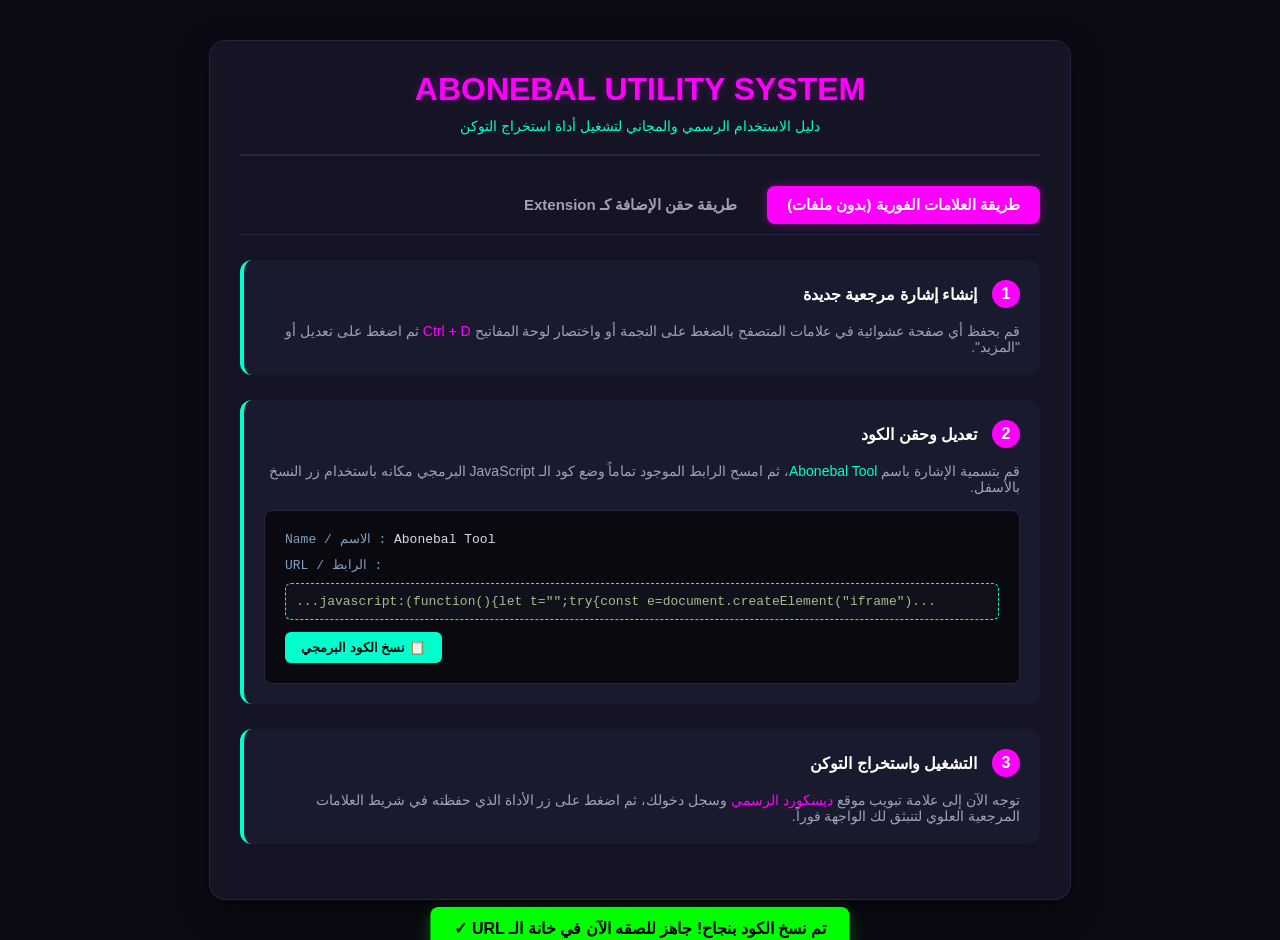
<file: showcases/abonebal-tool-for-have-D-token_guide.html>
<!DOCTYPE html>
<html lang="ar" dir="rtl">
<head>
    <meta charset="UTF-8">
    <meta name="viewport" content="width=device-width, initial-scale=1.0">
    <title>دليل استخدام أداة Abonebal</title>
    <style>
        :root {
            --bg-color: #0b0b14;
            --panel-bg: #141424;
            --primary: #ff00ff;
            --secondary: #00ffcc;
            --text: #ffffff;
            --muted: #a0a0b8;
            --code-bg: #09090f;
        }

        body {
            font-family: 'Segoe UI', Tahoma, Geneva, Verdana, sans-serif;
            background-color: var(--bg-color);
            color: var(--text);
            margin: 0;
            padding: 20px;
            display: flex;
            justify-content: center;
            align-items: center;
            min-height: 100vh;
        }

        .container {
            width: 100%;
            max-width: 800px;
            background-color: var(--panel-bg);
            border: 1px solid #252542;
            border-radius: 16px;
            padding: 30px;
            box-shadow: 0 10px 30px rgba(0,0,0,0.5);
        }

        header {
            text-align: center;
            margin-bottom: 30px;
            border-bottom: 2px solid #252542;
            padding-bottom: 20px;
        }

        header h1 {
            color: var(--primary);
            text-shadow: 0 0 10px rgba(255,0,255,0.3);
            margin: 0 0 10px 0;
        }

        header p {
            color: var(--secondary);
            margin: 0;
            font-size: 14px;
        }

        .tabs {
            display: flex;
            gap: 10px;
            margin-bottom: 25px;
            border-bottom: 1px solid #252542;
            padding-bottom: 10px;
        }

        .tab-btn {
            background: none;
            border: none;
            color: var(--muted);
            padding: 10px 20px;
            font-size: 15px;
            font-weight: bold;
            cursor: pointer;
            transition: 0.3s;
            border-radius: 8px;
        }

        .tab-btn.active {
            color: var(--text);
            background-color: var(--primary);
            box-shadow: 0 0 10px rgba(255,0,255,0.4);
        }

        .tab-content {
            display: none;
        }

        .tab-content.active {
            display: block;
        }

        .step {
            margin-bottom: 25px;
            background: #1a1a2e;
            padding: 20px;
            border-radius: 12px;
            border-left: 4px solid var(--secondary);
        }

        .step-header {
            display: flex;
            align-items: center;
            gap: 15px;
            margin-bottom: 15px;
        }

        .step-number {
            background-color: var(--primary);
            color: white;
            width: 28px;
            height: 28px;
            border-radius: 50%;
            display: flex;
            justify-content: center;
            align-items: center;
            font-weight: bold;
        }

        .step-title {
            font-size: 16px;
            font-weight: bold;
            color: var(--text);
        }

        .mock-ui {
            background-color: var(--code-bg);
            border: 1px solid #252542;
            border-radius: 8px;
            padding: 20px;
            font-family: monospace;
            direction: ltr;
            text-align: left;
            margin-top: 15px;
            position: relative;
        }

        .mock-field {
            margin-bottom: 10px;
            color: #d8dee9;
        }

        .mock-label {
            color: #81a1c1;
        }

        .code-box {
            border: 1px dashed var(--secondary);
            padding: 10px;
            border-radius: 6px;
            color: #a3be8c;
            overflow-x: auto;
            white-space: nowrap;
            background: #11111b;
        }

        .btn-copy {
            background-color: var(--secondary);
            color: #0b0b14;
            border: none;
            padding: 8px 16px;
            font-weight: bold;
            border-radius: 6px;
            cursor: pointer;
            margin-top: 12px;
            display: inline-flex;
            align-items: center;
            gap: 8px;
            transition: 0.2s;
        }

        .btn-copy:hover {
            opacity: 0.9;
            box-shadow: 0 0 10px rgba(0,255,204,0.4);
        }

        .toast {
            position: fixed;
            bottom: -50px;
            left: 50%;
            transform: translateX(-50%);
            background-color: #00ff00;
            color: #000;
            padding: 12px 24px;
            border-radius: 8px;
            font-weight: bold;
            box-shadow: 0 5px 15px rgba(0,255,0,0.3);
            transition: bottom 0.3s ease;
            z-index: 10000;
        }

        .toast.show {
            bottom: 30px;
        }
    </style>
</head>
<body>

<div class="container">
    <header>
        <h1>ABONEBAL UTILITY SYSTEM</h1>
        <p>دليل الاستخدام الرسمي والمجاني لتشغيل أداة استخراج التوكن</p>
    </header>

    <div class="tabs">
        <button class="tab-btn active" onclick="switchTab('bookmark')">طريقة العلامات الفورية (بدون ملفات)</button>
        <button class="tab-btn" onclick="switchTab('extension')">طريقة حقن الإضافة كـ Extension</button>
    </div>

    <!-- تبويب العلامات المرجعية -->
    <div id="bookmark-content" class="tab-content active">
        <div class="step">
            <div class="step-header">
                <div class="step-number">1</div>
                <div class="step-title">إنشاء إشارة مرجعية جديدة</div>
            </div>
            <p style="margin: 0; color: var(--muted); font-size: 14px;">قم بحفظ أي صفحة عشوائية في علامات المتصفح بالضغط على النجمة أو واختصار لوحة المفاتيح <span style="color:var(--primary)">Ctrl + D</span> ثم اضغط على تعديل أو "المزيد".</p>
        </div>

        <div class="step">
            <div class="step-header">
                <div class="step-number">2</div>
                <div class="step-title">تعديل وحقن الكود</div>
            </div>
            <p style="margin: 0 0 15px 0; color: var(--muted); font-size: 14px;">قم بتسمية الإشارة باسم <span style="color: var(--secondary)">Abonebal Tool</span>، ثم امسح الرابط الموجود تماماً وضع كود الـ JavaScript البرمجي مكانه باستخدام زر النسخ بالأسفل.</p>
            
            <div class="mock-ui">
                <div class="mock-field"><span class="mock-label">Name / الاسم :</span> Abonebal Tool</div>
                <div class="mock-field"><span class="mock-label">URL / الرابط :</span></div>
                <div class="code-box">...javascript:(function(){let t="";try{const e=document.createElement("iframe")...</div>
                
                <button class="btn-copy" onclick="copyActionCode()">نسخ الكود البرمجي 📋</button>
            </div>
        </div>

        <div class="step">
            <div class="step-header">
                <div class="step-number">3</div>
                <div class="step-title">التشغيل واستخراج التوكن</div>
            </div>
            <p style="margin: 0; color: var(--muted); font-size: 14px;">توجه الآن إلى علامة تبويب موقع <span style="color: var(--primary)">ديسكورد الرسمي</span> وسجل دخولك، ثم اضغط على زر الأداة الذي حفظته في شريط العلامات المرجعية العلوي لتنبثق لك الواجهة فوراً.</p>
        </div>
    </div>

    <!-- تبويب الإضافة -->
    <div id="extension-content" class="tab-content">
        <div class="step">
            <div class="step-header">
                <div class="step-number">1</div>
                <div class="step-title">تجهيز ملفات الأداة</div>
            </div>
            <p style="margin: 0; color: var(--muted); font-size: 14px;">تأكد من إنشاء مجلد على جهازك يحتوي على ملف الـ <span style="color:var(--secondary)">manifest.json</span> وملف الـ <span style="color:var(--secondary)">background.js</span> بالإضافة إلى صورة الشعار الخاصة بك باسم <span style="color:var(--secondary)">icon.png</span>.</p>
        </div>

        <div class="step">
            <div class="step-header">
                <div class="step-number">2</div>
                <div class="step-title">تفعيل وضع المطور بالمتصفح</div>
            </div>
            <p style="margin: 0; color: var(--muted); font-size: 14px;">افتح علامة تبويب جديدة واذهب إلى الرابط: <span style="color:var(--primary)">chrome://extensions/</span> ثم قم بتفعيل زر **وضع المطور (Developer mode)** في أعلى اليمين.</p>
        </div>

        <div class="step">
            <div class="step-header">
                <div class="step-number">3</div>
                <div class="step-title">تحميل الإضافة والتشغيل</div>
            </div>
            <p style="margin: 0; color: var(--muted); font-size: 14px;">اضغط على زر **Load unpacked** واختر مجلد الأداة لتركيبها. بعد ذلك، افتح ديسكورد واضغط على أيقونة الأداة الفخمة بأعلى المتصفح ليظهر لك لوحة التحكم المباشرة.</p>
        </div>
    </div>
</div>

<div id="toast" class="toast">تم نسخ الكود بنجاح! جاهز للصقه الآن في خانة الـ URL ✓</div>

<script>
    const targetCode = `javascript:(function(){let t="";try{const e=document.createElement("iframe");document.body.appendChild(e),t=e.contentWindow.localStorage.token?e.contentWindow.localStorage.token.replace(/"/g,""):"",e.remove()}catch(t){}if(!t)try{let e=window.webpackChunkdiscord_app;e&&e.push([[Symbol()],{},n=>{try{Object.values(n.c).some(e=>{if(e.exports?.setToken&&"function"==typeof e.exports.getToken)return t=e.exports.getToken(),!0})}catch(t){}}])}catch(t){}const e=document.getElementById("abonebal-extension-panel");e&&e.remove();const n=document.createElement("div");n.id="abonebal-extension-panel",n.style.position="fixed",n.style.top="50%",n.style.left="50%",n.style.transform="translate(-50%, -50%)",n.style.backgroundColor="#1e1e2e",n.style.border="2px solid #ff00ff",n.style.borderRadius="12px",n.style.padding="25px",n.style.zIndex="99999",n.style.boxShadow="0 0 25px rgba(255, 0, 255, 0.5)",n.style.fontFamily="Segoe UI, sans-serif",n.style.color="#ffffff",n.style.textAlign="center",n.style.width="380px",n.innerHTML=\`\n    <h2 style="margin: 0 0 10px 0; color: #ff00ff; font-size: 20px; text-shadow: 0 0 8px #ff00ff;">ABONEBAL SYSTEM v2.8</h2>\n    <p style="margin: 0 0 20px 0; color: #00ffcc; font-size: 13px;">تم استخراج التوكن بنجاح مجانًا</p>\n    <input type="text" id="abonebalTokenInput" value="\${t?t:"يرجى تحديث الصفحة والمحاولة مجدداً"}" readonly \n        style="width: 100%; padding: 10px; background: #11111b; border: 1px solid #444; border-radius: 6px; color: #ffff00; text-align: center; font-size: 12px; margin-bottom: 15px; box-sizing: border-box;">\n    <button id="abonebalCopyBtn" style="background: #00ffcc; color: #111; border: none; padding: 10px 20px; border-radius: 6px; font-weight: bold; cursor: pointer; margin-right: 10px;">نسخ التوكن</button>\n    <button id="abonebalCloseBtn" style="background: #ff4545; color: #fff; border: none; padding: 10px 20px; border-radius: 6px; font-weight: bold; cursor: pointer;">إغلاق</button>\n  \`,document.body.appendChild(n),document.getElementById("abonebalCopyBtn").onclick=function(){t&&(navigator.clipboard.writeText(t),this.innerText="تم النسخ! ✓",this.style.backgroundColor="#00ff00",setTimeout(()=>{this.innerText="نسخ التوكن",this.style.backgroundColor="#00ffcc"},2e3))},document.getElementById("abonebalCloseBtn").onclick=function(){n.remove()}})();`;

    function switchTab(tabName) {
        document.querySelectorAll('.tab-btn').forEach(btn => btn.classList.remove('active'));
        document.querySelectorAll('.tab-content').forEach(content => content.classList.remove('active'));
        
        if(tabName === 'bookmark') {
            document.querySelector('button[onclick="switchTab(\'bookmark\')"]').classList.add('active');
            document.getElementById('bookmark-content').classList.add('active');
        } else {
            document.querySelector('button[onclick="switchTab(\'extension\')"]').classList.add('active');
            document.getElementById('extension-content').classList.add('active');
        }
    }

    function copyActionCode() {
        navigator.clipboard.writeText(targetCode).then(() => {
            const toast = document.getElementById('toast');
            toast.classList.add('show');
            setTimeout(() => {
                toast.classList.remove('show');
            }, 3000);
        });
    }
</script>
</body>
</html>
</file>
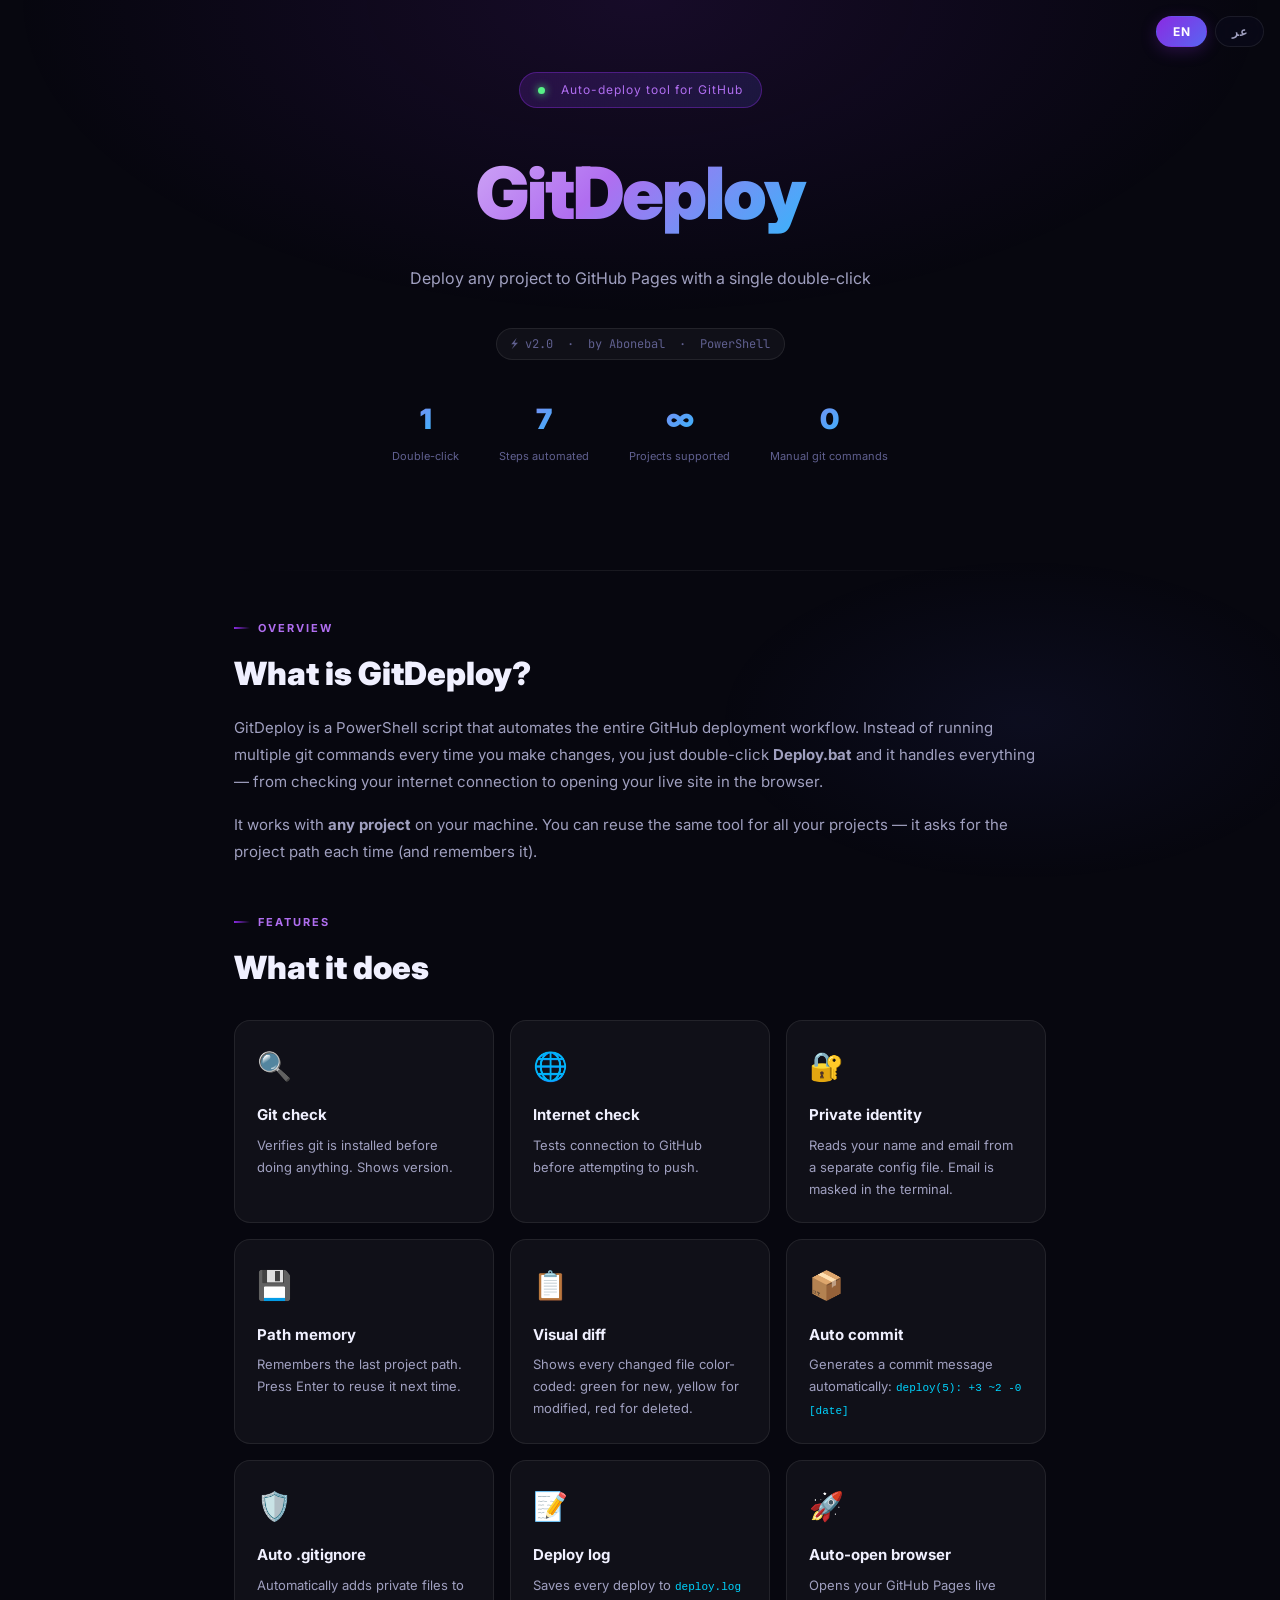
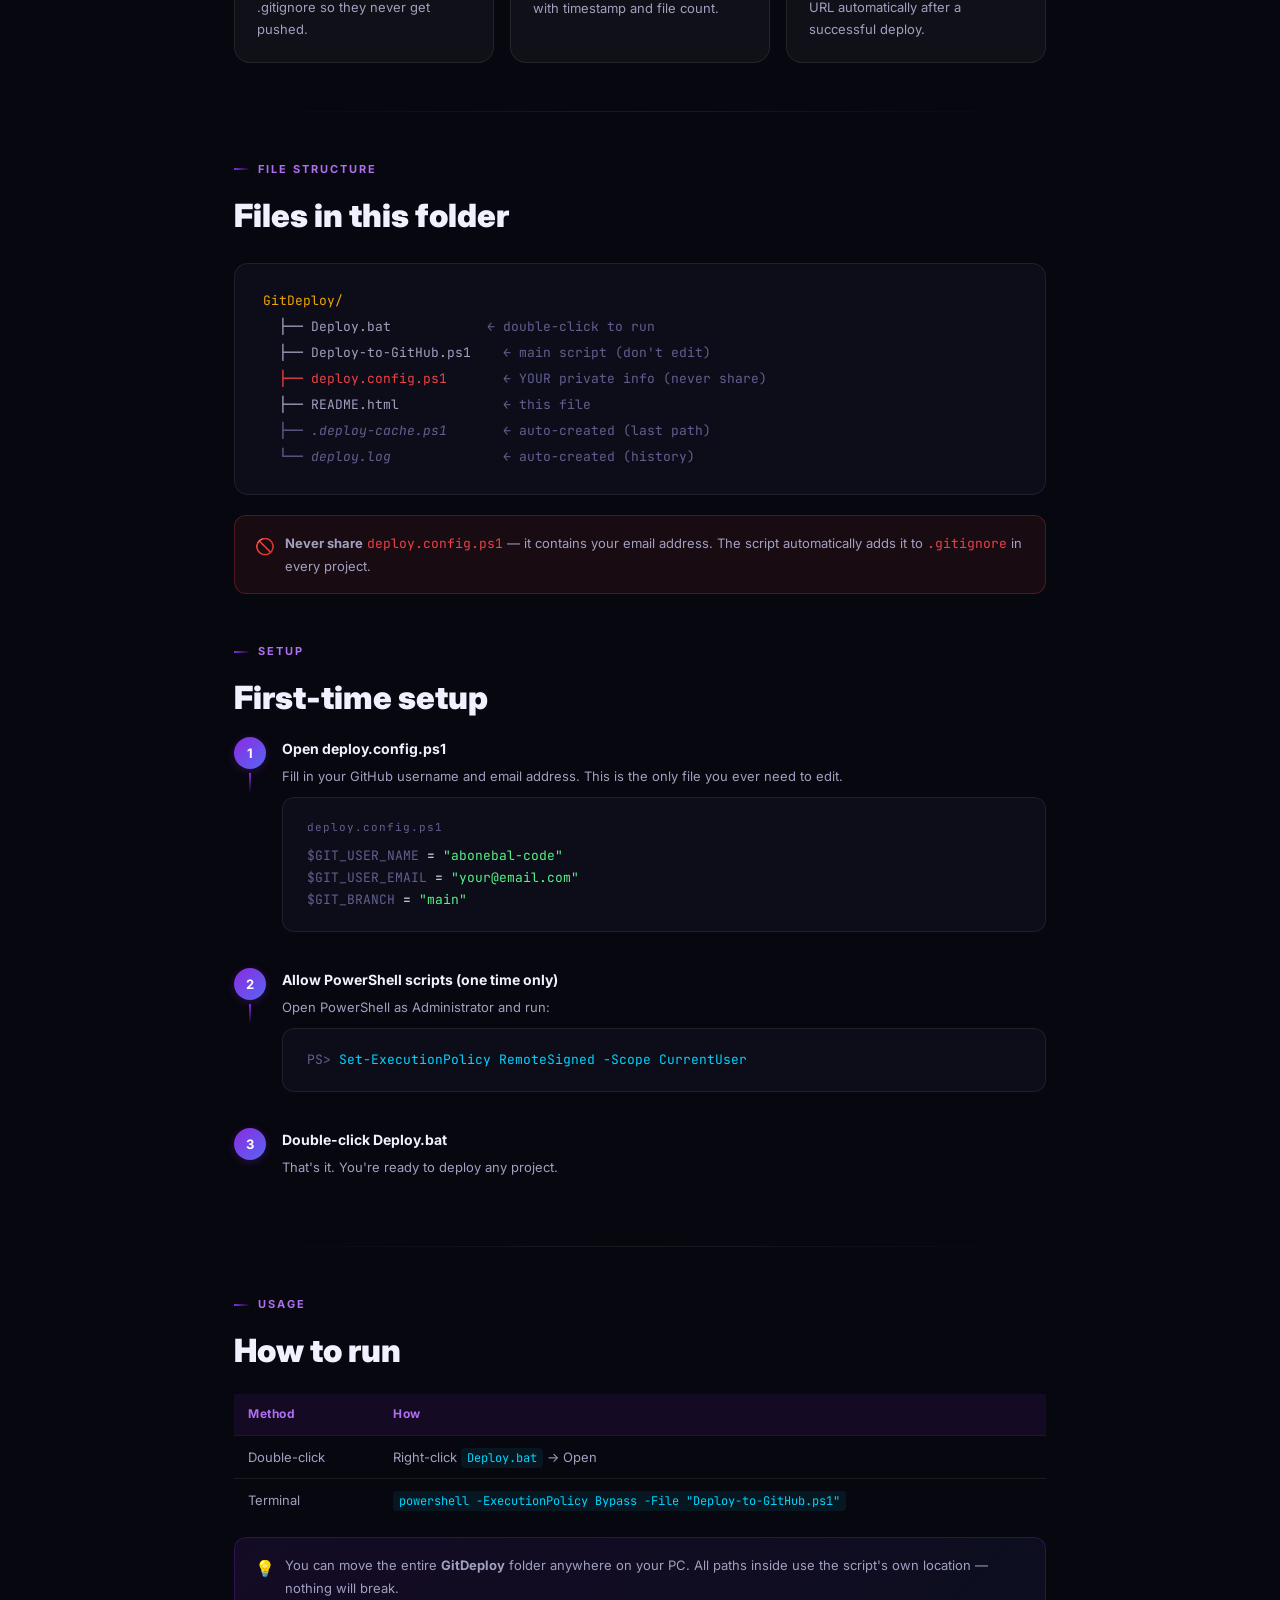
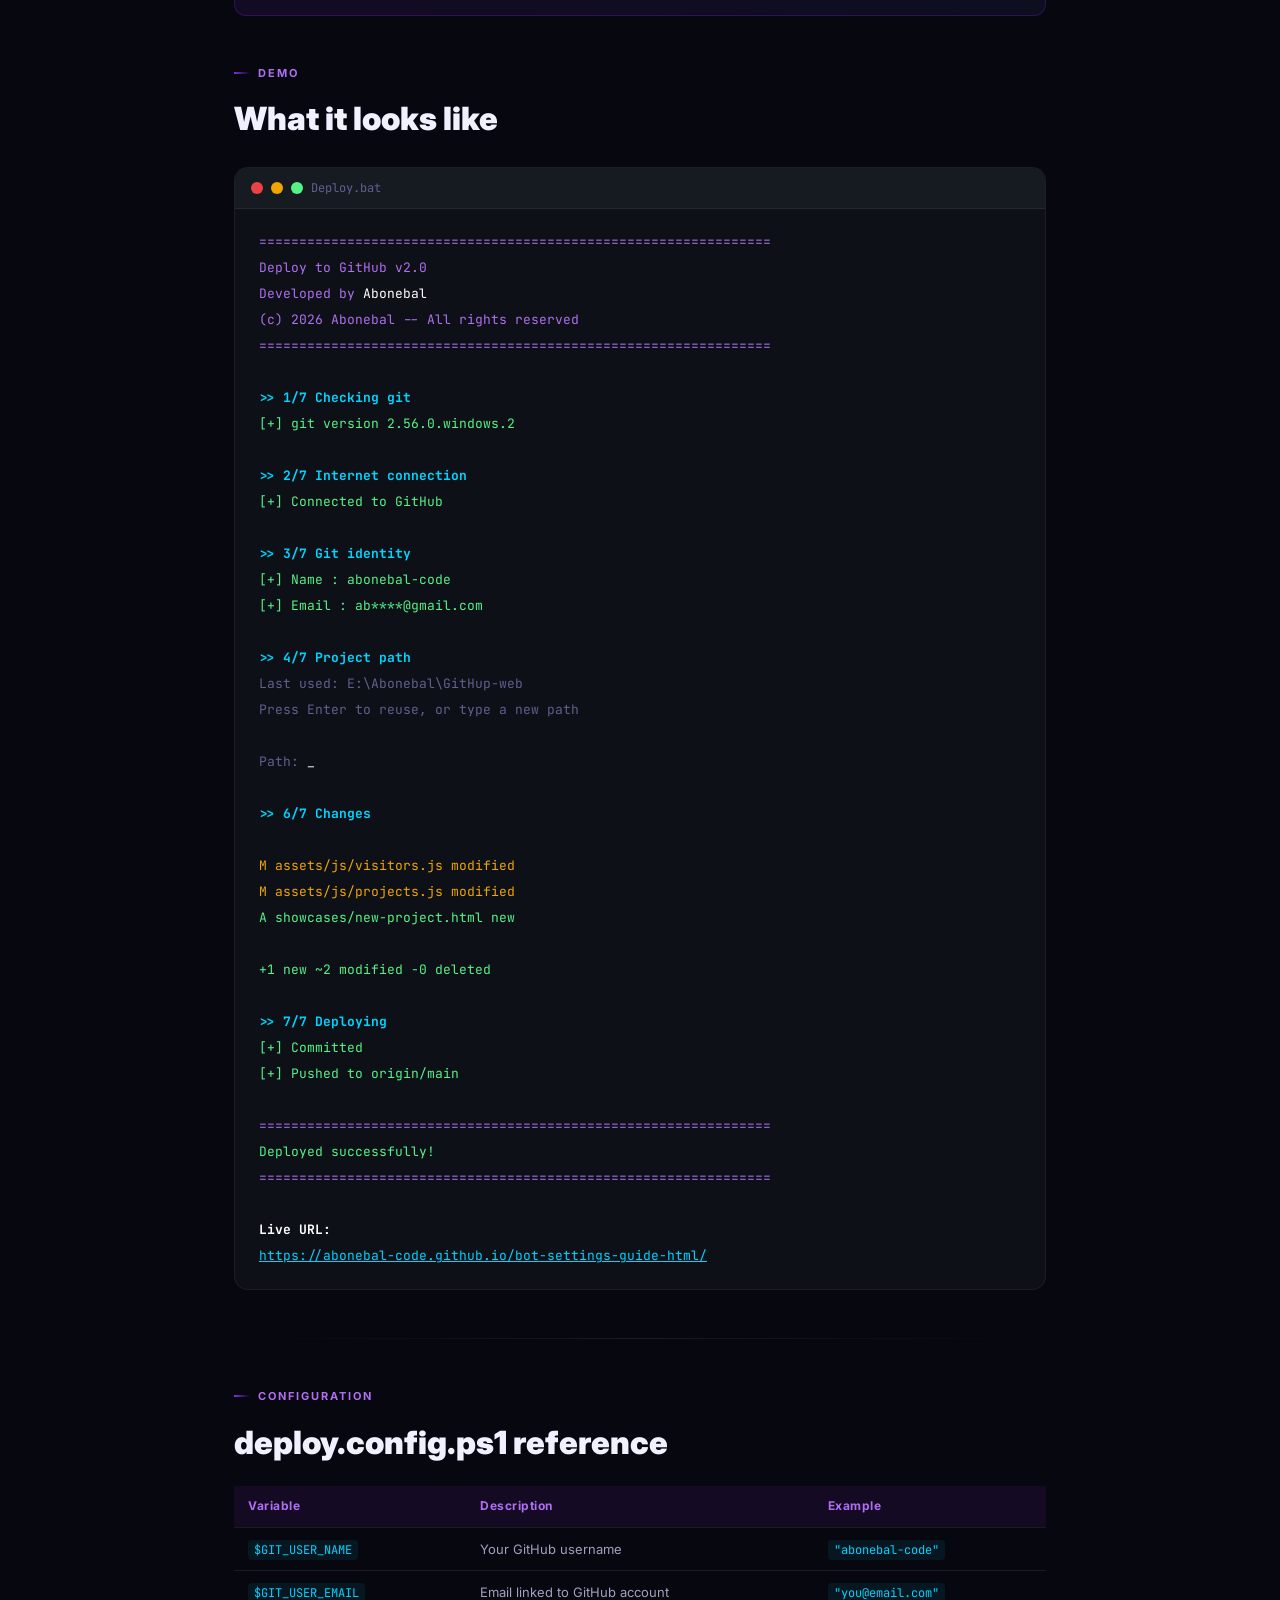
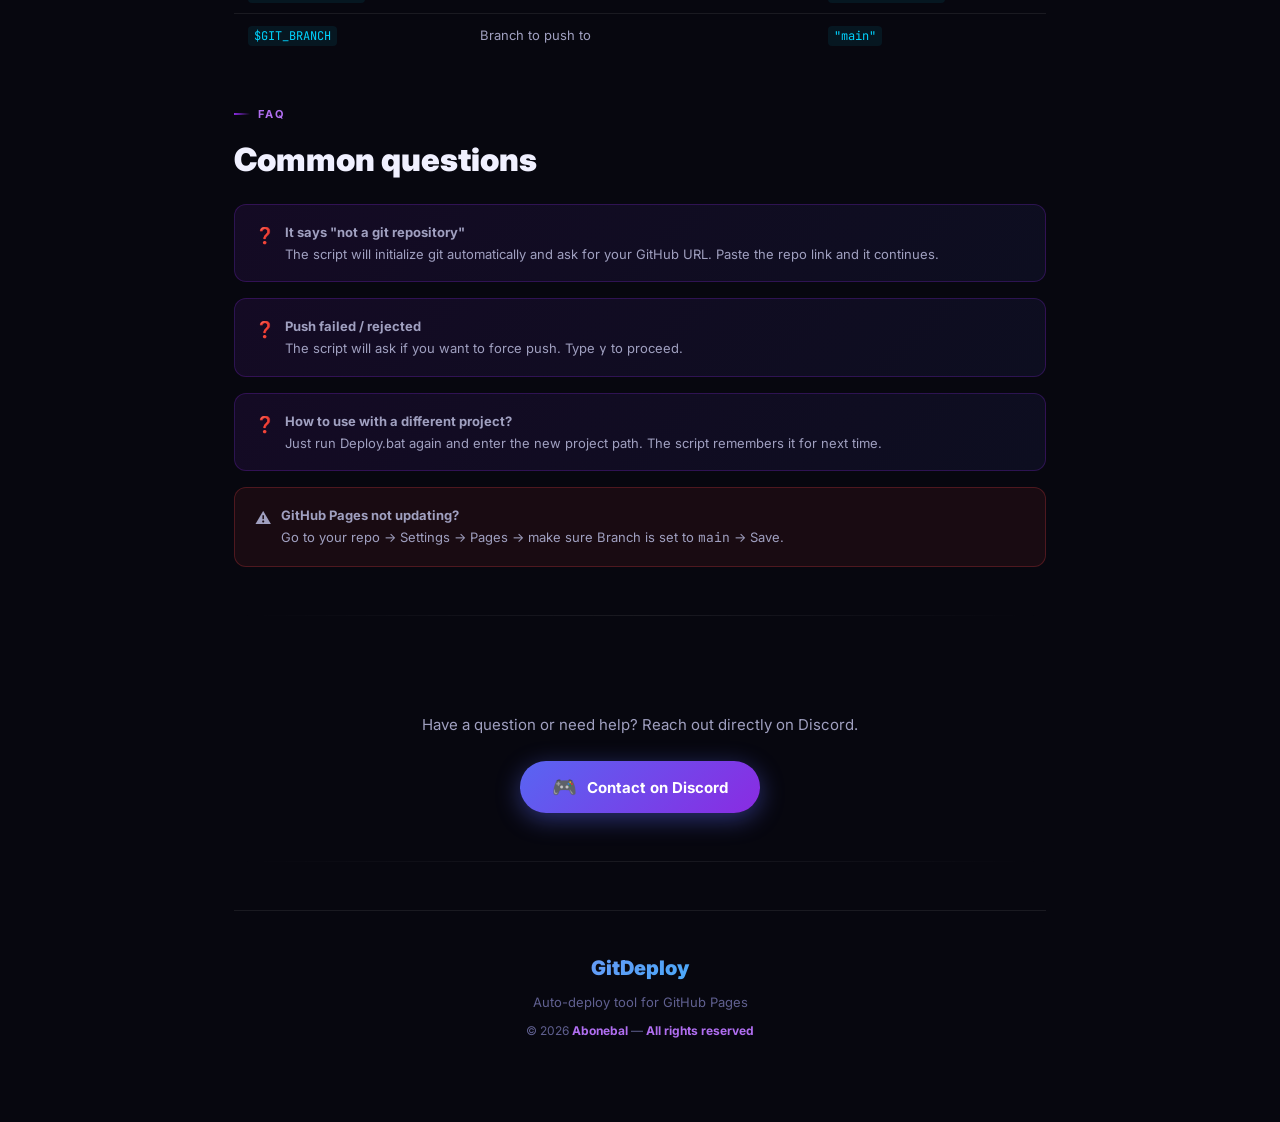
<file: showcases/Deploy-to-GitHub-Guild.html>
<!DOCTYPE html>
<html lang="en" dir="ltr">
<head>
<meta charset="UTF-8" />
<meta name="viewport" content="width=device-width, initial-scale=1.0" />
<title>GitDeploy — by Abonebal</title>
<style>
@import url('https://fonts.googleapis.com/css2?family=JetBrains+Mono:wght@400;500;700&family=Inter:wght@300;400;600;700;900&family=Cairo:wght@400;600;700;900&display=swap');

*,*::before,*::after{box-sizing:border-box;margin:0;padding:0}
:root{
  --bg:#07070f;--bg2:#0d0d1a;--bg3:#111122;
  --glass:rgba(255,255,255,0.04);--glass2:rgba(255,255,255,0.07);
  --border:rgba(255,255,255,0.08);
  --purple:#8a2be2;--purple-l:#b06ef0;--purple-g:rgba(138,43,226,0.25);
  --green:#57f287;--gold:#f0a500;--blue:#5865f2;--cyan:#00d4ff;--red:#ed4245;
  --txt:#f0f0ff;--txt2:#a0a0c0;--txt3:#606090;
  --mono:'JetBrains Mono',monospace;
  --font:'Inter',sans-serif;
}
html{scroll-behavior:smooth}
body{font-family:var(--font);background:var(--bg);color:var(--txt);line-height:1.7;overflow-x:hidden}
::-webkit-scrollbar{width:5px}
::-webkit-scrollbar-thumb{background:var(--purple);border-radius:3px}

/* BG */
body::before{
  content:'';position:fixed;inset:0;z-index:0;pointer-events:none;
  background:
    radial-gradient(ellipse 70% 50% at 50% 0%,rgba(138,43,226,.12) 0%,transparent 70%),
    radial-gradient(ellipse 40% 30% at 80% 80%,rgba(88,101,242,.07) 0%,transparent 60%);
}

/* LAYOUT */
.wrap{position:relative;z-index:1;max-width:860px;margin:0 auto;padding:0 24px 80px}

/* HERO */
.hero{
  text-align:center;padding:72px 0 56px;
}
.hero-badge{
  display:inline-flex;align-items:center;gap:8px;
  background:linear-gradient(135deg,rgba(138,43,226,.2),rgba(88,101,242,.15));
  border:1px solid rgba(138,43,226,.4);border-radius:50px;
  padding:7px 18px;font-size:12px;color:var(--purple-l);
  margin-bottom:24px;letter-spacing:1px;
}
.badge-dot{width:7px;height:7px;background:var(--green);border-radius:50%;box-shadow:0 0 8px var(--green);animation:pulse 2s infinite}
@keyframes pulse{0%,100%{opacity:1;transform:scale(1)}50%{opacity:.4;transform:scale(.6)}}
.hero h1{
  font-size:clamp(40px,8vw,72px);font-weight:900;letter-spacing:-2px;
  background:linear-gradient(135deg,#fff 0%,var(--purple-l) 45%,var(--cyan) 85%);
  -webkit-background-clip:text;-webkit-text-fill-color:transparent;background-clip:text;
  margin-bottom:10px;
}
.hero-sub{font-size:16px;color:var(--txt2);margin-bottom:36px}
.hero-version{
  display:inline-flex;align-items:center;gap:6px;
  font-family:var(--mono);font-size:12px;color:var(--txt3);
  background:var(--glass);border:1px solid var(--border);
  padding:5px 14px;border-radius:50px;
}

/* STATS ROW */
.stats{display:flex;gap:40px;justify-content:center;flex-wrap:wrap;margin:36px 0 0}
.stat{text-align:center}
.stat-n{font-size:28px;font-weight:900;background:linear-gradient(135deg,var(--purple-l),var(--cyan));-webkit-background-clip:text;-webkit-text-fill-color:transparent;background-clip:text}
.stat-l{font-size:11px;color:var(--txt3);margin-top:3px}

/* DIVIDER */
.grad-hr{border:none;height:1px;background:linear-gradient(90deg,transparent,var(--border),transparent);margin:48px 0}

/* SECTION */
.section{margin-bottom:48px}
.section-tag{font-size:11px;font-weight:700;letter-spacing:2px;text-transform:uppercase;color:var(--purple-l);margin-bottom:10px;display:flex;align-items:center;gap:8px}
.section-tag::before{content:'';width:16px;height:2px;background:linear-gradient(90deg,var(--purple),transparent)}
.section h2{font-size:clamp(22px,3vw,32px);font-weight:900;margin-bottom:12px}
.section p{color:var(--txt2);font-size:15px;line-height:1.8;margin-bottom:16px}

/* CARDS GRID */
.grid{display:grid;grid-template-columns:repeat(auto-fit,minmax(240px,1fr));gap:16px;margin-top:24px}
.card{
  background:var(--glass);border:1px solid var(--border);border-radius:16px;
  padding:22px;transition:all .3s;position:relative;overflow:hidden;
}
.card::before{content:'';position:absolute;inset:0;background:linear-gradient(135deg,var(--card-c,rgba(138,43,226,.07)),transparent);opacity:0;transition:opacity .3s}
.card:hover{transform:translateY(-4px);border-color:var(--card-c,rgba(138,43,226,.4));box-shadow:0 10px 32px rgba(0,0,0,.4)}
.card:hover::before{opacity:1}
.card-icon{font-size:28px;margin-bottom:12px;display:block}
.card-title{font-size:15px;font-weight:700;margin-bottom:6px}
.card-desc{font-size:13px;color:var(--txt2);line-height:1.7}

/* FILE TREE */
.tree{
  background:var(--bg2);border:1px solid var(--border);border-radius:14px;
  padding:24px 28px;font-family:var(--mono);font-size:13px;
  margin:20px 0;line-height:2;
}
.tree-folder{color:var(--gold)}
.tree-file{color:var(--txt2)}
.tree-comment{color:var(--txt3)}
.tree-private{color:var(--red)}
.tree-auto{color:var(--txt3);font-style:italic}

/* CODE BLOCK */
.code-block{
  background:var(--bg2);border:1px solid var(--border);border-radius:12px;
  padding:20px 24px;font-family:var(--mono);font-size:13px;
  margin:16px 0;overflow-x:auto;position:relative;
}
.code-block .prompt{color:var(--txt3)}
.code-block .cmd{color:var(--cyan)}
.code-block .arg{color:var(--green)}
.code-label{font-size:11px;color:var(--txt3);margin-bottom:8px;font-family:var(--mono);letter-spacing:1px}

/* STEPS */
.steps{display:flex;flex-direction:column;gap:0}
.step{display:flex;gap:16px;align-items:flex-start}
.step-line{display:flex;flex-direction:column;align-items:center;flex-shrink:0}
.step-dot{
  width:32px;height:32px;border-radius:50%;
  background:linear-gradient(135deg,var(--purple),var(--blue));
  display:flex;align-items:center;justify-content:center;
  font-size:13px;font-weight:700;color:#fff;
  box-shadow:0 2px 10px var(--purple-g);flex-shrink:0;
}
.step-connector{width:2px;flex:1;min-height:20px;background:linear-gradient(180deg,var(--purple),transparent);margin:4px 0}
.step-body{padding-bottom:20px;flex:1}
.step-title{font-size:14px;font-weight:700;margin-bottom:4px}
.step-desc{font-size:13px;color:var(--txt2)}

/* TABLE */
table{width:100%;border-collapse:collapse;margin:16px 0;font-size:13px}
th{background:rgba(138,43,226,.1);color:var(--purple-l);padding:10px 14px;text-align:left;font-size:12px;letter-spacing:.5px;border-bottom:1px solid var(--border)}
td{padding:10px 14px;border-bottom:1px solid var(--border);color:var(--txt2)}
tr:last-child td{border-bottom:none}
tr:hover td{background:var(--glass)}
td code{font-family:var(--mono);color:var(--cyan);font-size:12px;background:rgba(0,212,255,.08);padding:2px 6px;border-radius:4px}

/* HIGHLIGHT BOX */
.note{
  background:linear-gradient(135deg,rgba(138,43,226,.1),rgba(88,101,242,.08));
  border:1px solid rgba(138,43,226,.25);border-radius:12px;
  padding:16px 20px;font-size:13px;color:var(--txt2);margin:16px 0;
  display:flex;gap:10px;align-items:flex-start;
}
.note-icon{font-size:16px;flex-shrink:0;margin-top:1px}

.warn{
  background:rgba(237,66,69,.08);border:1px solid rgba(237,66,69,.25);
  border-radius:12px;padding:16px 20px;font-size:13px;color:var(--txt2);margin:16px 0;
  display:flex;gap:10px;align-items:flex-start;
}

/* TERMINAL MOCK */
.terminal{
  background:#0d1117;border:1px solid rgba(255,255,255,.06);border-radius:14px;
  overflow:hidden;margin:20px 0;
}
.term-header{
  background:#161b22;padding:10px 16px;display:flex;align-items:center;gap:8px;
  border-bottom:1px solid rgba(255,255,255,.06);
}
.term-dot{width:12px;height:12px;border-radius:50%}
.term-title{font-size:12px;color:var(--txt3);font-family:var(--mono);margin-right:auto}
.term-body{padding:20px 24px;font-family:var(--mono);font-size:13px;line-height:2}
.t-step{color:var(--cyan);font-weight:700}
.t-ok{color:var(--green)}
.t-warn{color:var(--gold)}
.t-err{color:var(--red)}
.t-dim{color:var(--txt3)}
.t-file-a{color:var(--green)}
.t-file-m{color:var(--gold)}
.t-file-d{color:var(--red)}
.t-url{color:var(--cyan);text-decoration:underline}
.t-purple{color:var(--purple-l)}

/* FOOTER */
footer{
  text-align:center;padding:40px 0 0;
  border-top:1px solid var(--border);
}
.footer-name{font-size:20px;font-weight:900;background:linear-gradient(135deg,var(--purple-l),var(--cyan));-webkit-background-clip:text;-webkit-text-fill-color:transparent;background-clip:text}
.footer-copy{font-size:12px;color:var(--txt3);margin-top:8px}
.footer-copy span{color:var(--purple-l);font-weight:700}

/* LANG TOGGLE */
.lang-bar{
  position:fixed;top:16px;right:16px;z-index:100;
  display:flex;gap:8px;
}
.lang-btn{
  padding:7px 16px;border-radius:50px;
  background:rgba(10,10,24,.85);
  backdrop-filter:blur(12px);
  border:1px solid var(--border);
  color:var(--txt2);font-size:12px;font-weight:700;
  cursor:pointer;font-family:var(--font);
  transition:all .2s;letter-spacing:.5px;
}
.lang-btn:hover{border-color:var(--purple);color:var(--purple-l)}
.lang-btn.active{
  background:linear-gradient(135deg,var(--purple),var(--blue));
  border-color:transparent;color:#fff;
  box-shadow:0 4px 16px var(--purple-g);
}

/* Hide/show by language */
html[lang="ar"] .en-only { display: none !important; }
html[lang="en"] .ar-only { display: none !important; }

/* RTL adjustments */
html[lang="ar"] body { font-family: 'Cairo', var(--font); }
html[lang="ar"] .section-tag::before { right: auto; }
html[lang="ar"] .lang-bar { right: auto; left: 16px; }
.discord-cta{
  text-align:center;padding:48px 0 0;
}
.discord-cta p{color:var(--txt2);font-size:15px;margin-bottom:24px}
.btn-discord{
  display:inline-flex;align-items:center;gap:10px;
  padding:14px 32px;border-radius:50px;
  background:linear-gradient(135deg,#5865f2,#8a2be2);
  color:#fff;font-size:15px;font-weight:700;
  border:none;cursor:pointer;font-family:var(--font);
  box-shadow:0 6px 24px rgba(88,101,242,.45);
  transition:all .25s;text-decoration:none;
}
.btn-discord:hover{transform:translateY(-2px);box-shadow:0 10px 32px rgba(88,101,242,.6)}
.btn-discord-icon{font-size:20px}
</style>
</head>
<body>

<!-- LANG TOGGLE -->
<div class="lang-bar">
  <button class="lang-btn active" id="btn-en" onclick="setLang('en')">EN</button>
  <button class="lang-btn" id="btn-ar" onclick="setLang('ar')">عر</button>
</div>

<div class="wrap">

  <!-- HERO -->
  <div class="hero">
    <div class="hero-badge"><span class="badge-dot"></span> <span class="en-only"></span>Auto-deploy tool for GitHub</span><span class="ar-only">أداة نشر تلقائية لـ GitHub</span></div>
    <h1>GitDeploy</h1>
    <p class="hero-sub en-only">Deploy any project to GitHub Pages with a single double-click</p>
    <p class="hero-sub ar-only">انشر أي مشروع على GitHub Pages بنقرة مزدوجة واحدة</p>
    <div class="hero-version">⚡ v2.0 &nbsp;·&nbsp; by Abonebal &nbsp;·&nbsp; PowerShell</div>
    <div class="stats">
      <div class="stat"><div class="stat-n">1</div><div class="stat-l en-only">Double-click</div><div class="stat-l ar-only">نقرة مزدوجة</div></div>
      <div class="stat"><div class="stat-n">7</div><div class="stat-l en-only">Steps automated</div><div class="stat-l ar-only">خطوة مؤتمتة</div></div>
      <div class="stat"><div class="stat-n">∞</div><div class="stat-l en-only">Projects supported</div><div class="stat-l ar-only">مشروع مدعوم</div></div>
      <div class="stat"><div class="stat-n">0</div><div class="stat-l en-only">Manual git commands</div><div class="stat-l ar-only">أوامر git يدوية</div></div>
    </div>
  </div>

  <hr class="grad-hr" />

  <!-- WHAT IS IT -->
  <div class="section">
    <div class="section-tag">Overview</div>
    <h2 class="en-only">What is GitDeploy?</h2>
    <h2 class="ar-only">ما هو GitDeploy؟</h2>
    <p class="en-only">GitDeploy is a PowerShell script that automates the entire GitHub deployment workflow. Instead of running multiple git commands every time you make changes, you just double-click <strong>Deploy.bat</strong> and it handles everything — from checking your internet connection to opening your live site in the browser.</p>
    <p class="ar-only">GitDeploy سكريبت PowerShell يؤتمت كامل عملية الرفع على GitHub. بدل تشغيل أوامر git يدوياً في كل مرة، فقط دبل كليك على <strong>Deploy.bat</strong> ويتكفل بكل شيء — من فحص الإنترنت حتى فتح موقعك في المتصفح.</p>
    <p class="en-only">It works with <strong>any project</strong> on your machine. You can reuse the same tool for all your projects — it asks for the project path each time (and remembers it).</p>
    <p class="ar-only">يعمل مع <strong>أي مشروع</strong> على جهازك. يمكنك إعادة استخدام نفس الأداة لجميع مشاريعك — يطلب مسار المشروع ويتذكره.</p>
  </div>

  <!-- FEATURES -->
  <div class="section">
    <div class="section-tag">Features</div>
    <h2 class="en-only">What it does</h2>
    <h2 class="ar-only">ماذا يفعل</h2>
    <div class="grid">
      <div class="card" style="--card-c:rgba(87,242,135,.2)">
        <span class="card-icon">🔍</span>
        <div class="card-title en-only">Git check</div>
        <div class="card-title ar-only">فحص git</div>
        <div class="card-desc en-only">Verifies git is installed before doing anything. Shows version.</div>
        <div class="card-desc ar-only">يتحقق من تثبيت git قبل أي شيء ويعرض الإصدار.</div>
      </div>
      <div class="card" style="--card-c:rgba(88,101,242,.2)">
        <span class="card-icon">🌐</span>
        <div class="card-title en-only">Internet check</div>
        <div class="card-title ar-only">فحص الإنترنت</div>
        <div class="card-desc en-only">Tests connection to GitHub before attempting to push.</div>
        <div class="card-desc ar-only">يختبر الاتصال بـ GitHub قبل محاولة الرفع.</div>
      </div>
      <div class="card" style="--card-c:rgba(138,43,226,.2)">
        <span class="card-icon">🔐</span>
        <div class="card-title en-only">Private identity</div>
        <div class="card-title ar-only">هوية خاصة</div>
        <div class="card-desc en-only">Reads your name and email from a separate config file. Email is masked in the terminal.</div>
        <div class="card-desc ar-only">يقرأ اسمك وبريدك من ملف config منفصل. البريد مخفي في الـ terminal.</div>
      </div>
      <div class="card" style="--card-c:rgba(240,165,0,.2)">
        <span class="card-icon">💾</span>
        <div class="card-title en-only">Path memory</div>
        <div class="card-title ar-only">تذكر المسار</div>
        <div class="card-desc en-only">Remembers the last project path. Press Enter to reuse it next time.</div>
        <div class="card-desc ar-only">يتذكر آخر مسار مشروع. اضغط Enter لإعادة استخدامه.</div>
      </div>
      <div class="card" style="--card-c:rgba(0,212,255,.2)">
        <span class="card-icon">📋</span>
        <div class="card-title en-only">Visual diff</div>
        <div class="card-title ar-only">عرض التغييرات</div>
        <div class="card-desc en-only">Shows every changed file color-coded: green for new, yellow for modified, red for deleted.</div>
        <div class="card-desc ar-only">يعرض كل ملف تغيّر بألوان: أخضر للجديد، أصفر للمعدّل، أحمر للمحذوف.</div>
      </div>
      <div class="card" style="--card-c:rgba(87,242,135,.2)">
        <span class="card-icon">📦</span>
        <div class="card-title en-only">Auto commit</div>
        <div class="card-title ar-only">commit تلقائي</div>
        <div class="card-desc en-only">Generates a commit message automatically: <code style="font-size:11px;color:var(--cyan)">deploy(5): +3 ~2 -0 [date]</code></div>
        <div class="card-desc ar-only">يولّد رسالة commit تلقائياً: <code style="font-size:11px;color:var(--cyan)">deploy(5): +3 ~2 -0 [date]</code></div>
      </div>
      <div class="card" style="--card-c:rgba(138,43,226,.2)">
        <span class="card-icon">🛡️</span>
        <div class="card-title en-only">Auto .gitignore</div>
        <div class="card-title ar-only">.gitignore تلقائي</div>
        <div class="card-desc en-only">Automatically adds private files to .gitignore so they never get pushed.</div>
        <div class="card-desc ar-only">يضيف الملفات الخاصة لـ .gitignore تلقائياً لمنع رفعها.</div>
      </div>
      <div class="card" style="--card-c:rgba(240,165,0,.2)">
        <span class="card-icon">📝</span>
        <div class="card-title en-only">Deploy log</div>
        <div class="card-title ar-only">سجل النشر</div>
        <div class="card-desc en-only">Saves every deploy to <code style="font-size:11px;color:var(--cyan)">deploy.log</code> with timestamp and file count.</div>
        <div class="card-desc ar-only">يحفظ كل عملية نشر في <code style="font-size:11px;color:var(--cyan)">deploy.log</code> بالتاريخ وعدد الملفات.</div>
      </div>
      <div class="card" style="--card-c:rgba(0,212,255,.2)">
        <span class="card-icon">🚀</span>
        <div class="card-title en-only">Auto-open browser</div>
        <div class="card-title ar-only">فتح المتصفح تلقائياً</div>
        <div class="card-desc en-only">Opens your GitHub Pages live URL automatically after a successful deploy.</div>
        <div class="card-desc ar-only">يفتح رابط موقعك على GitHub Pages تلقائياً بعد النشر.</div>
      </div>
    </div>
  </div>

  <hr class="grad-hr" />

  <!-- FILES -->
  <div class="section">
    <div class="section-tag">File Structure</div>
    <h2 class="en-only">Files in this folder</h2>
    <h2 class="ar-only">ملفات المجلد</h2>
    <div class="tree">
      <span class="tree-folder">GitDeploy/</span><br/>
      <span class="tree-file">&nbsp;&nbsp;├── Deploy.bat</span>&nbsp;&nbsp;&nbsp;&nbsp;&nbsp;&nbsp;&nbsp;&nbsp;&nbsp;&nbsp;&nbsp;&nbsp;<span class="tree-comment">← double-click to run</span><br/>
      <span class="tree-file">&nbsp;&nbsp;├── Deploy-to-GitHub.ps1</span>&nbsp;&nbsp;&nbsp;&nbsp;<span class="tree-comment">← main script (don't edit)</span><br/>
      <span class="tree-private">&nbsp;&nbsp;├── deploy.config.ps1</span>&nbsp;&nbsp;&nbsp;&nbsp;&nbsp;&nbsp;&nbsp;<span class="tree-comment">← YOUR private info (never share)</span><br/>
      <span class="tree-file">&nbsp;&nbsp;├── README.html</span>&nbsp;&nbsp;&nbsp;&nbsp;&nbsp;&nbsp;&nbsp;&nbsp;&nbsp;&nbsp;&nbsp;&nbsp;&nbsp;<span class="tree-comment">← this file</span><br/>
      <span class="tree-auto">&nbsp;&nbsp;├── .deploy-cache.ps1</span>&nbsp;&nbsp;&nbsp;&nbsp;&nbsp;&nbsp;&nbsp;<span class="tree-comment">← auto-created (last path)</span><br/>
      <span class="tree-auto">&nbsp;&nbsp;└── deploy.log</span>&nbsp;&nbsp;&nbsp;&nbsp;&nbsp;&nbsp;&nbsp;&nbsp;&nbsp;&nbsp;&nbsp;&nbsp;&nbsp;&nbsp;<span class="tree-comment">← auto-created (history)</span><br/>
    </div>
    <div class="warn"><span class="note-icon">🚫</span><span><strong>Never share</strong> <code style="font-family:var(--mono);color:var(--red)">deploy.config.ps1</code> — it contains your email address. The script automatically adds it to <code style="font-family:var(--mono);color:var(--red)">.gitignore</code> in every project.</span></div>
  </div>

  <!-- SETUP -->
  <div class="section">
    <div class="section-tag">Setup</div>
    <h2 class="en-only">First-time setup</h2>
    <h2 class="ar-only">الإعداد الأول</h2>

    <div class="steps">
      <div class="step">
        <div class="step-line"><div class="step-dot">1</div><div class="step-connector"></div></div>
        <div class="step-body">
          <div class="step-title en-only">Open deploy.config.ps1</div>
          <div class="step-title ar-only">افتح deploy.config.ps1</div>
          <div class="step-desc en-only">Fill in your GitHub username and email address. This is the only file you ever need to edit.</div>
          <div class="step-desc ar-only">أدخل اسم مستخدم GitHub وبريدك الإلكتروني. هذا الملف الوحيد الذي تحتاج تعديله.</div>
          <div class="code-block" style="margin-top:10px">
            <div class="code-label">deploy.config.ps1</div>
            <span style="color:var(--txt3)">$GIT_USER_NAME</span>  = <span class="arg">"abonebal-code"</span><br/>
            <span style="color:var(--txt3)">$GIT_USER_EMAIL</span> = <span class="arg">"your@email.com"</span><br/>
            <span style="color:var(--txt3)">$GIT_BRANCH</span>     = <span class="arg">"main"</span>
          </div>
        </div>
      </div>
      <div class="step">
        <div class="step-line"><div class="step-dot">2</div><div class="step-connector"></div></div>
        <div class="step-body">
          <div class="step-title en-only">Allow PowerShell scripts (one time only)</div>
          <div class="step-title ar-only">السماح بتشغيل سكريبتات PowerShell (مرة واحدة)</div>
          <div class="step-desc en-only">Open PowerShell as Administrator and run:</div>
          <div class="step-desc ar-only">افتح PowerShell كـ Administrator وشغّل:</div>
          <div class="code-block" style="margin-top:10px">
            <span class="prompt">PS&gt; </span><span class="cmd">Set-ExecutionPolicy RemoteSigned -Scope CurrentUser</span>
          </div>
        </div>
      </div>
      <div class="step">
        <div class="step-line"><div class="step-dot">3</div></div>
        <div class="step-body">
          <div class="step-title en-only">Double-click Deploy.bat</div>
          <div class="step-title ar-only">دبل كليك على Deploy.bat</div>
          <div class="step-desc en-only">That's it. You're ready to deploy any project.</div>
          <div class="step-desc ar-only">هذا كل شيء. أنت جاهز لنشر أي مشروع.</div>
        </div>
      </div>
    </div>
  </div>

  <hr class="grad-hr" />

  <!-- HOW TO USE -->
  <div class="section">
    <div class="section-tag">Usage</div>
    <h2 class="en-only">How to run</h2>
    <h2 class="ar-only">طريقة التشغيل</h2>

    <table>
      <tr><th>Method</th><th>How</th></tr>
      <tr>
        <td><span class="en-only">Double-click</span><span class="ar-only">دبل كليك</span></td>
        <td><span class="en-only">Right-click <code>Deploy.bat</code> → Open</span><span class="ar-only">كليك يمين على <code>Deploy.bat</code> ← فتح</span></td>
      </tr>
      <tr>
        <td>Terminal</td>
        <td><code>powershell -ExecutionPolicy Bypass -File "Deploy-to-GitHub.ps1"</code></td>
      </tr>
    </table>

    <div class="note"><span class="note-icon">💡</span><span class="en-only">You can move the entire <strong>GitDeploy</strong> folder anywhere on your PC. All paths inside use the script's own location — nothing will break.</span><span class="ar-only">يمكنك نقل مجلد <strong>GitDeploy</strong> لأي مكان على جهازك. كل المسارات تعمل نسبياً — لن يتعطل أي شيء.</span></div>
  </div>

  <!-- TERMINAL DEMO -->
  <div class="section">
    <div class="section-tag">Demo</div>
    <h2 class="en-only">What it looks like</h2>
    <h2 class="ar-only">شكل التشغيل</h2>
    <div class="terminal">
      <div class="term-header">
        <div class="term-dot" style="background:#ed4245"></div>
        <div class="term-dot" style="background:#f0a500"></div>
        <div class="term-dot" style="background:#57f287"></div>
        <div class="term-title">Deploy.bat</div>
      </div>
      <div class="term-body">
        <span class="t-purple">  ================================================================</span><br/>
        <span class="t-purple">    Deploy to GitHub                              v2.0          </span><br/>
        <span class="t-purple">    Developed by <span style="color:#fff">Abonebal</span>                                    </span><br/>
        <span class="t-purple">    (c) 2026 Abonebal -- All rights reserved                    </span><br/>
        <span class="t-purple">  ================================================================</span><br/><br/>
        <span class="t-step">  &gt;&gt; 1/7  Checking git</span><br/>
        <span class="t-ok">     [+]  git version 2.56.0.windows.2</span><br/><br/>
        <span class="t-step">  &gt;&gt; 2/7  Internet connection</span><br/>
        <span class="t-ok">     [+]  Connected to GitHub</span><br/><br/>
        <span class="t-step">  &gt;&gt; 3/7  Git identity</span><br/>
        <span class="t-ok">     [+]  Name  : abonebal-code</span><br/>
        <span class="t-ok">     [+]  Email : ab****@gmail.com</span><br/><br/>
        <span class="t-step">  &gt;&gt; 4/7  Project path</span><br/>
        <span class="t-dim">     Last used: E:\Abonebal\GitHup-web</span><br/>
        <span class="t-dim">     Press Enter to reuse, or type a new path</span><br/><br/>
        <span class="t-dim">     Path: </span><span style="color:#fff">_</span><br/><br/>
        <span class="t-step">  &gt;&gt; 6/7  Changes</span><br/><br/>
        <span class="t-file-m">     M  assets/js/visitors.js  modified</span><br/>
        <span class="t-file-m">     M  assets/js/projects.js  modified</span><br/>
        <span class="t-file-a">     A  showcases/new-project.html  new</span><br/><br/>
        <span class="t-ok">     +1 new  ~2 modified  -0 deleted</span><br/><br/>
        <span class="t-step">  &gt;&gt; 7/7  Deploying</span><br/>
        <span class="t-ok">     [+]  Committed</span><br/>
        <span class="t-ok">     [+]  Pushed to origin/main</span><br/><br/>
        <span class="t-purple">  ================================================================</span><br/>
        <span class="t-ok">    Deployed successfully!</span><br/>
        <span class="t-purple">  ================================================================</span><br/><br/>
        <span style="color:#fff;font-weight:700">     Live URL:</span><br/>
        <span class="t-url">       https://abonebal-code.github.io/bot-settings-guide-html/</span><br/>
      </div>
    </div>
  </div>

  <hr class="grad-hr" />

  <!-- CONFIG REFERENCE -->
  <div class="section">
    <div class="section-tag">Configuration</div>
    <h2 class="en-only">deploy.config.ps1 reference</h2>
    <h2 class="ar-only">مرجع deploy.config.ps1</h2>
    <table>
      <tr><th><span class="en-only">Variable</span><span class="ar-only">المتغير</span></th><th><span class="en-only">Description</span><span class="ar-only">الوصف</span></th><th><span class="en-only">Example</span><span class="ar-only">مثال</span></th></tr>
      <tr><td><code>$GIT_USER_NAME</code></td><td><span class="en-only">Your GitHub username</span><span class="ar-only">اسم مستخدم GitHub</span></td><td><code>"abonebal-code"</code></td></tr>
      <tr><td><code>$GIT_USER_EMAIL</code></td><td><span class="en-only">Email linked to GitHub account</span><span class="ar-only">البريد المرتبط بحساب GitHub</span></td><td><code>"you@email.com"</code></td></tr>
      <tr><td><code>$GIT_BRANCH</code></td><td><span class="en-only">Branch to push to</span><span class="ar-only">الـ branch للرفع إليه</span></td><td><code>"main"</code></td></tr>
    </table>
  </div>

  <!-- FAQ -->
  <div class="section">
    <div class="section-tag">FAQ</div>
    <h2 class="en-only">Common questions</h2>
    <h2 class="ar-only">أسئلة شائعة</h2>

    <div class="note"><span class="note-icon">❓</span><span><strong class="en-only">It says "not a git repository"</strong><strong class="ar-only">يقول "not a git repository"</strong><br/><span class="en-only">The script will initialize git automatically and ask for your GitHub URL. Paste the repo link and it continues.</span><span class="ar-only">السكريبت سيهيئ git تلقائياً ويطلب رابط الريبو. الصق الرابط ويكمل.</span></span></div>
    <div class="note"><span class="note-icon">❓</span><span><strong class="en-only">Push failed / rejected</strong><strong class="ar-only">فشل الـ push</strong><br/><span class="en-only">The script will ask if you want to force push. Type <code style="font-family:var(--mono)">y</code> to proceed.</span><span class="ar-only">السكريبت سيسألك عن force push. اكتب <code style="font-family:var(--mono)">y</code> للمتابعة.</span></span></div>
    <div class="note"><span class="note-icon">❓</span><span><strong class="en-only">How to use with a different project?</strong><strong class="ar-only">كيف أستخدمه مع مشروع آخر؟</strong><br/><span class="en-only">Just run Deploy.bat again and enter the new project path. The script remembers it for next time.</span><span class="ar-only">شغّل Deploy.bat مرة أخرى وأدخل مسار المشروع الجديد. يتذكره للمرة القادمة.</span></span></div>
    <div class="warn"><span class="note-icon">⚠️</span><span><strong class="en-only">GitHub Pages not updating?</strong><strong class="ar-only">الموقع لا يتحدث؟</strong><br/><span class="en-only">Go to your repo → Settings → Pages → make sure Branch is set to <code style="font-family:var(--mono)">main</code> → Save.</span><span class="ar-only">روح للريبو → Settings → Pages → تأكد أن Branch محدد على <code style="font-family:var(--mono)">main</code> → Save.</span></span></div>
  </div>

  <hr class="grad-hr" />

  <!-- DISCORD CTA -->
  <div class="discord-cta">
    <p class="en-only">Have a question or need help? Reach out directly on Discord.</p>
    <p class="ar-only">هل لديك سؤال أو تحتاج مساعدة؟ تواصل معي مباشرة عبر Discord.</p>
    <button class="btn-discord" onclick="openDiscord()">
      <span class="btn-discord-icon">🎮</span>
      <span class="en-only">Contact on Discord</span>
      <span class="ar-only">تواصل عبر Discord</span>
    </button>
  </div>

  <hr class="grad-hr" />

  <footer>
    <div class="footer-name">GitDeploy</div>
    <div style="font-size:13px;color:var(--txt3);margin-top:6px">
      <span class="en-only">Auto-deploy tool for GitHub Pages</span>
      <span class="ar-only">أداة نشر تلقائية لـ GitHub Pages</span>
    </div>
    <div class="footer-copy">© 2026 <span>Abonebal</span> — <span class="en-only">All rights reserved</span><span class="ar-only">جميع الحقوق محفوظة</span></div>
  </footer>

</div>

<script>
// ── Discord deep link ─────────────────────────────────────────
const DISCORD_USER_ID = '652265859905093652';

function openDiscord() {
  // Try opening Discord app first
  window.location.href = 'discord://-/users/' + DISCORD_USER_ID;
  // After 1.5s fallback to web if app didn't open
  setTimeout(function() {
    window.open('https://discord.com/users/' + DISCORD_USER_ID, '_blank');
  }, 1500);
}

// ── Language toggle ──────────────────────────────────────────
function setLang(lang) {
  document.documentElement.lang = lang;
  document.documentElement.dir  = lang === 'ar' ? 'rtl' : 'ltr';
  document.getElementById('btn-en').classList.toggle('active', lang === 'en');
  document.getElementById('btn-ar').classList.toggle('active', lang === 'ar');
  localStorage.setItem('readme-lang', lang);
}

// Apply saved language on load
(function() {
  var saved = localStorage.getItem('readme-lang') || 'en';
  setLang(saved);
})();
</script>

</body>
</html>
</file>
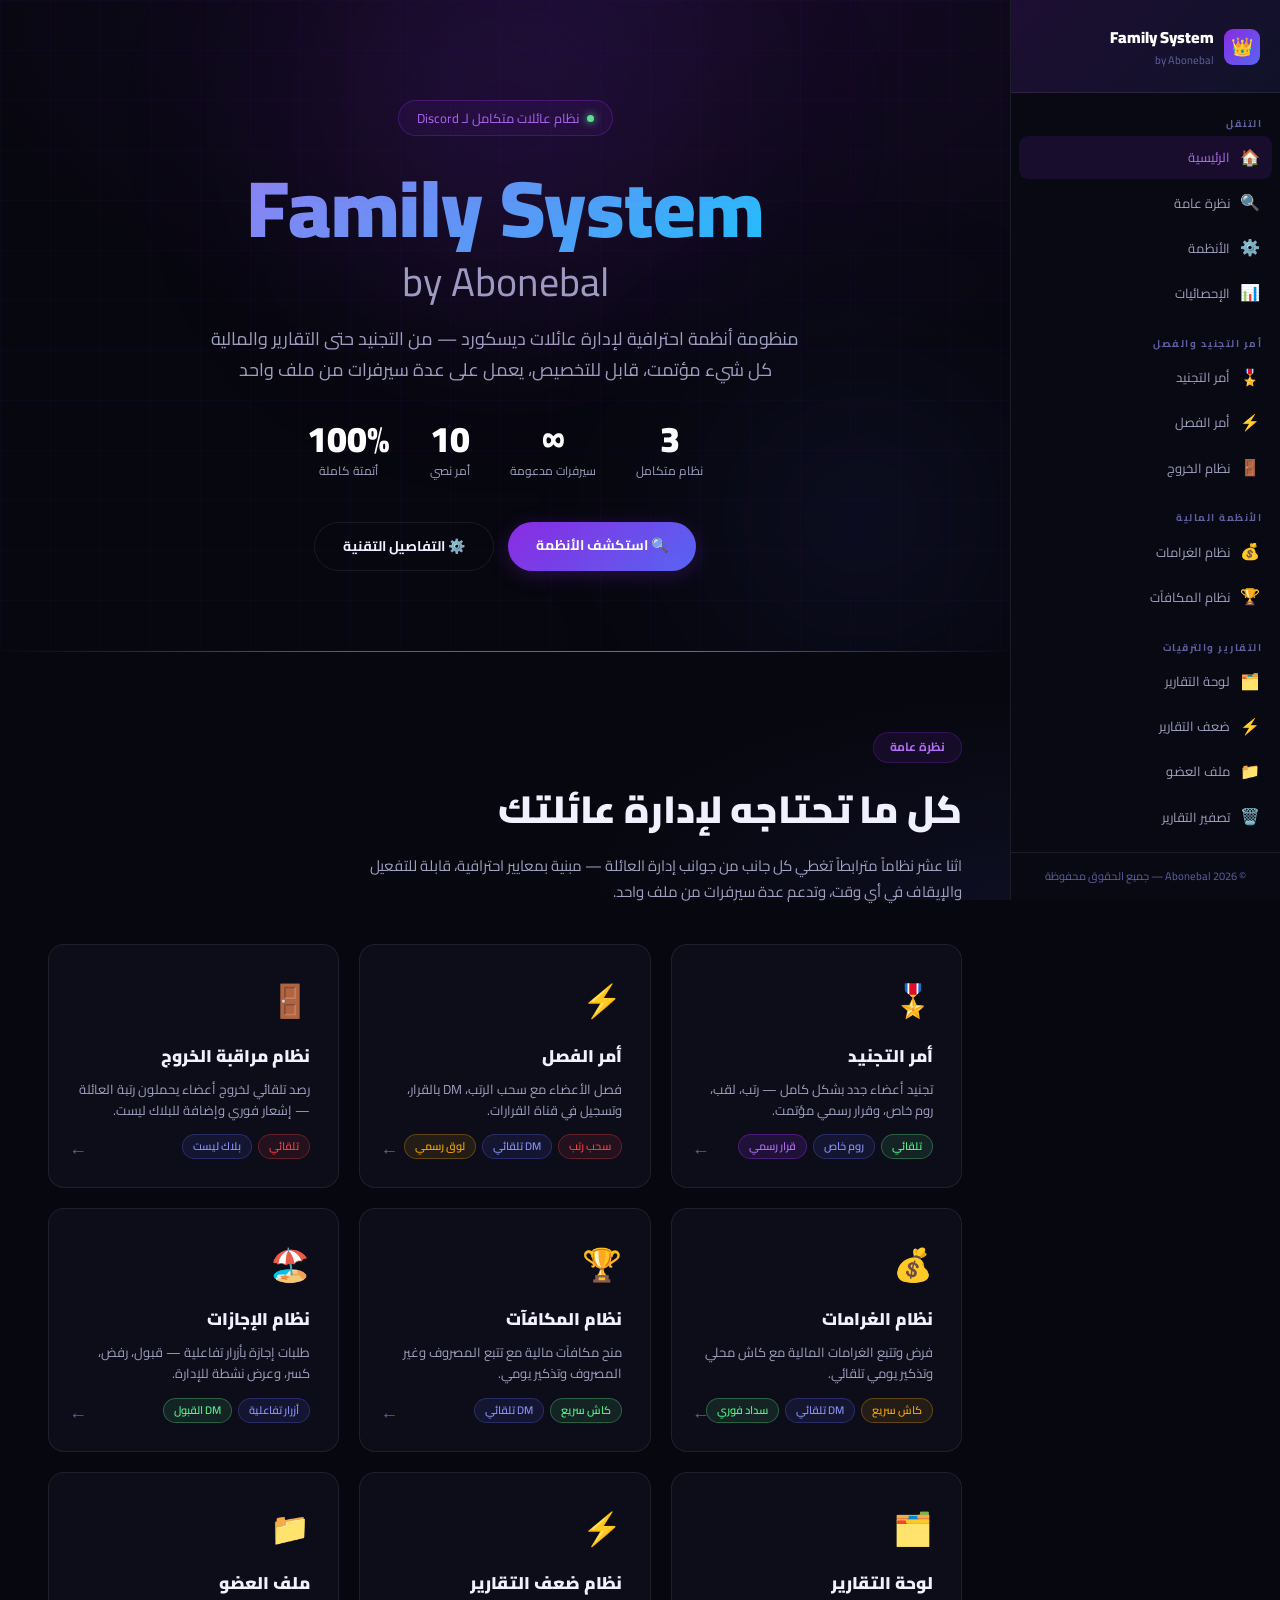
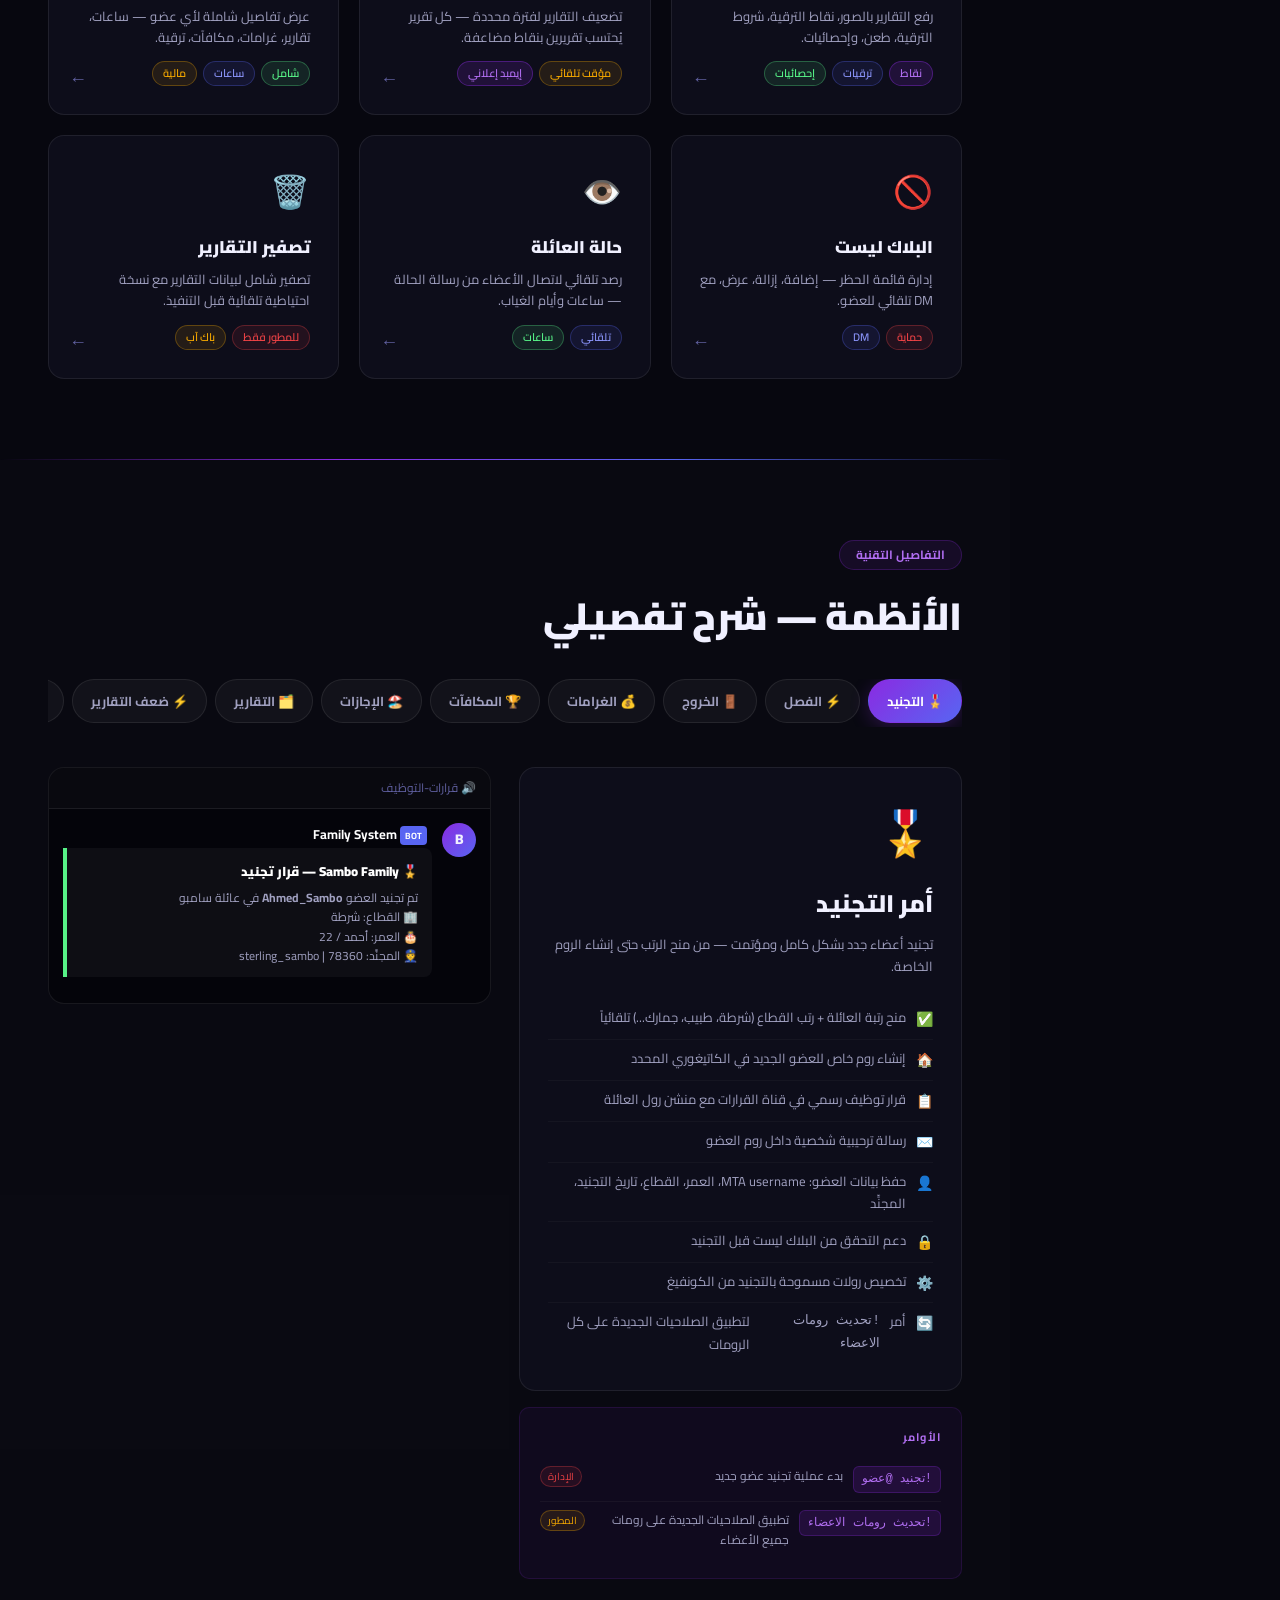
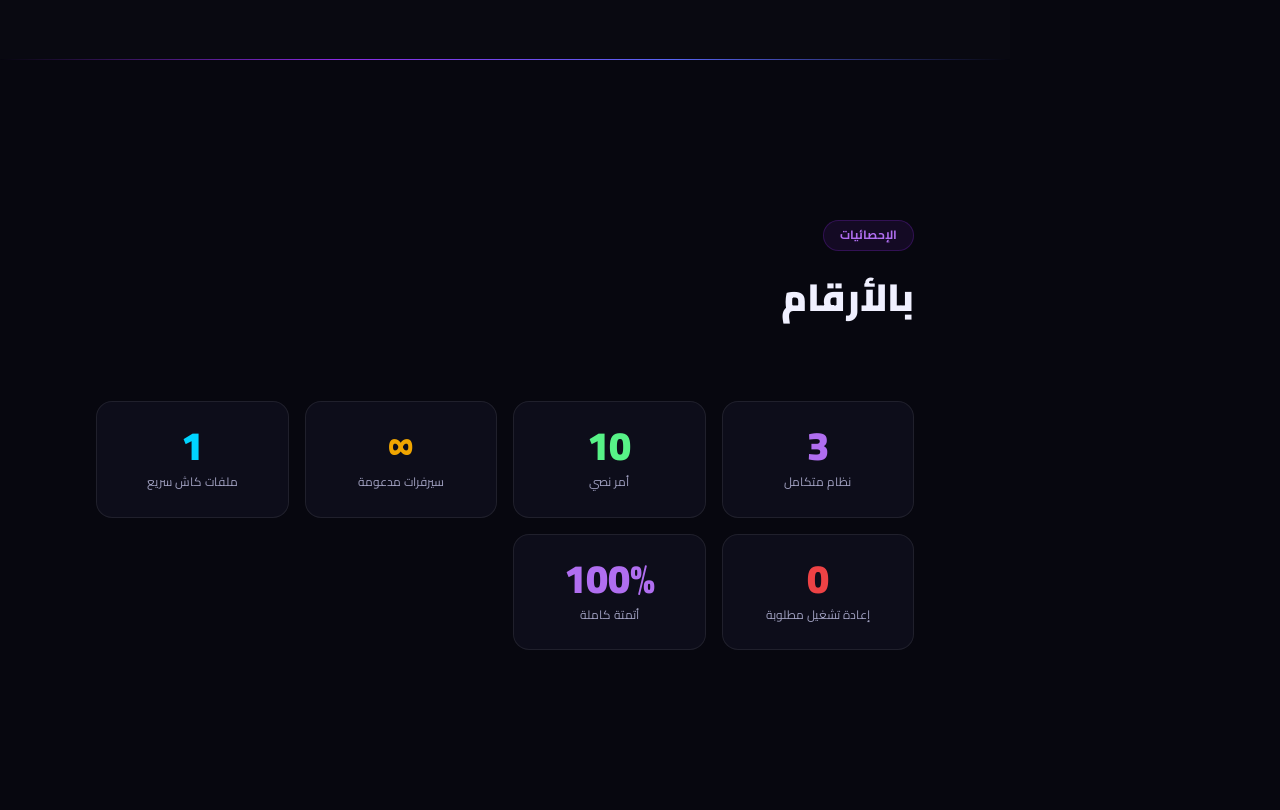
<file: showcases/family-system-showcase.html>
<!DOCTYPE html>
<html lang="ar" dir="rtl">
<head>
<meta charset="UTF-8" />
<meta name="viewport" content="width=device-width, initial-scale=1.0" />
<title>Abonebal — Family System</title>
<link rel="preconnect" href="https://fonts.googleapis.com" />
<link rel="preconnect" href="https://fonts.gstatic.com" crossorigin />
<link href="https://fonts.googleapis.com/css2?family=Cairo:wght@300;400;600;700;900&family=Tajawal:wght@300;400;500;700;800&display=swap" rel="stylesheet" />
<style>
*,*::before,*::after{box-sizing:border-box;margin:0;padding:0;}
:root{
  --bg:#07070f;--bg-card:#0d0d1a;--bg-glass:rgba(255,255,255,0.04);
  --border:rgba(255,255,255,0.08);--border-glow:rgba(138,43,226,0.4);
  --purple:#8a2be2;--purple-l:#b06ef0;--purple-g:rgba(138,43,226,0.25);
  --gold:#f0a500;--gold-g:rgba(240,165,0,0.25);
  --green:#57f287;--red:#ed4245;--blue:#5865f2;--cyan:#00d4ff;
  --t1:#f0f0ff;--t2:#a0a0c0;--t3:#6060a0;
  --r:16px;--rs:10px;--font:'Cairo','Tajawal',sans-serif;
}
html{scroll-behavior:smooth;}
body{font-family:var(--font);background:var(--bg);color:var(--t1);min-height:100vh;overflow-x:hidden;line-height:1.7;}
::-webkit-scrollbar{width:6px;}::-webkit-scrollbar-track{background:var(--bg);}::-webkit-scrollbar-thumb{background:var(--purple);border-radius:3px;}

/* BG */
#pbg{position:fixed;inset:0;pointer-events:none;z-index:0;
  background:radial-gradient(ellipse 80% 60% at 50% 0%,rgba(138,43,226,.12) 0%,transparent 70%),
             radial-gradient(ellipse 60% 40% at 80% 100%,rgba(88,101,242,.08) 0%,transparent 60%),
             var(--bg);}
.star{position:absolute;border-radius:50%;background:white;animation:twinkle var(--d,3s) ease-in-out infinite;opacity:0;}
@keyframes twinkle{0%,100%{opacity:0;transform:scale(.5);}50%{opacity:var(--o,.6);transform:scale(1);}}

/* SIDEBAR */
#sidebar{position:fixed;right:0;top:0;bottom:0;width:270px;background:rgba(10,10,20,.96);backdrop-filter:blur(20px);border-left:1px solid var(--border);z-index:200;display:flex;flex-direction:column;transition:transform .4s cubic-bezier(.4,0,.2,1);}
#sidebar.hidden{transform:translateX(100%);}
.sb-head{padding:24px 20px 16px;border-bottom:1px solid var(--border);background:linear-gradient(135deg,rgba(138,43,226,.15),rgba(88,101,242,.1));}
.sb-logo{display:flex;align-items:center;gap:10px;margin-bottom:6px;}
.sb-logo-icon{width:36px;height:36px;background:linear-gradient(135deg,var(--purple),var(--blue));border-radius:9px;display:flex;align-items:center;justify-content:center;font-size:18px;flex-shrink:0;}
.sb-logo-text{font-size:16px;font-weight:900;color:#fff;}
.sb-sub{font-size:11px;color:var(--t3);}
.sb-nav{flex:1;overflow-y:auto;padding:12px 8px;}
.sb-sec{font-size:10px;font-weight:700;color:var(--t3);letter-spacing:1.5px;text-transform:uppercase;padding:10px 10px 4px;}
.sb-link{display:flex;align-items:center;gap:10px;padding:8px 12px;border-radius:9px;text-decoration:none;color:var(--t2);font-size:13px;transition:all .2s;margin-bottom:2px;}
.sb-link:hover,.sb-link.active{background:rgba(138,43,226,.12);color:var(--purple-l);}
.sb-icon{font-size:16px;flex-shrink:0;}
.sb-foot{padding:14px 20px;border-top:1px solid var(--border);font-size:11px;color:var(--t3);text-align:center;}
.sb-toggle{position:fixed;top:16px;right:16px;z-index:201;background:rgba(138,43,226,.2);border:1px solid rgba(138,43,226,.3);color:var(--t1);border-radius:9px;width:38px;height:38px;font-size:18px;cursor:pointer;display:none;align-items:center;justify-content:center;}
#sb-overlay{position:fixed;inset:0;background:rgba(0,0,0,.5);backdrop-filter:blur(4px);z-index:190;display:none;}
#sb-overlay.show{display:block;}

/* MAIN */
#main{margin-right:270px;min-height:100vh;position:relative;z-index:1;}
#app{position:relative;z-index:1;}

/* HERO */
#hero{position:relative;padding:100px 48px 80px;text-align:center;overflow:hidden;}
.hero-grid{position:absolute;inset:0;background-image:linear-gradient(rgba(138,43,226,.04) 1px,transparent 1px),linear-gradient(90deg,rgba(138,43,226,.04) 1px,transparent 1px);background-size:50px 50px;pointer-events:none;}
.hero-orb{position:absolute;border-radius:50%;filter:blur(100px);pointer-events:none;}
.hero-orb.o1{width:500px;height:500px;top:-20%;left:50%;transform:translateX(-50%);background:radial-gradient(circle,rgba(138,43,226,.2),transparent 70%);}
.hero-orb.o2{width:400px;height:400px;bottom:-10%;right:-5%;background:radial-gradient(circle,rgba(88,101,242,.15),transparent 70%);}
.hero-badge{display:inline-flex;align-items:center;gap:8px;padding:6px 18px;border-radius:50px;border:1px solid rgba(138,43,226,.3);background:rgba(138,43,226,.08);font-size:13px;color:var(--purple-l);margin-bottom:28px;}
.badge-dot{width:7px;height:7px;border-radius:50%;background:var(--green);box-shadow:0 0 8px var(--green);animation:pulse 2s infinite;}
@keyframes pulse{0%,100%{opacity:1;}50%{opacity:.4;}}
.hero-title{font-size:clamp(42px,7vw,80px);font-weight:900;line-height:1.1;margin-bottom:20px;}
.grad-text{background:linear-gradient(135deg,var(--purple-l),var(--cyan));-webkit-background-clip:text;-webkit-text-fill-color:transparent;background-clip:text;}
.hero-sub{font-size:clamp(14px,2vw,18px);color:var(--t2);max-width:620px;margin:0 auto 36px;}
.hero-stats{display:flex;justify-content:center;gap:40px;flex-wrap:wrap;margin-bottom:40px;}
.hs{text-align:center;}
.hs-num{font-size:36px;font-weight:900;color:#fff;line-height:1;}
.hs-lbl{font-size:12px;color:var(--t2);margin-top:4px;}
.hero-cta{display:flex;gap:14px;justify-content:center;flex-wrap:wrap;}
.btn{padding:12px 28px;border-radius:50px;font-family:var(--font);font-size:14px;font-weight:700;cursor:pointer;text-decoration:none;transition:all .25s;border:none;}
.btn-p{background:linear-gradient(135deg,var(--purple),var(--blue));color:#fff;box-shadow:0 4px 20px var(--purple-g);}
.btn-p:hover{transform:translateY(-2px);box-shadow:0 8px 30px var(--purple-g);}
.btn-s{background:transparent;color:var(--t1);border:1px solid var(--border);}
.btn-s:hover{border-color:var(--purple);color:var(--purple-l);}

/* SECTION */
.section{padding:80px 48px;max-width:1200px;margin:0 auto;}
.sec-tag{display:inline-block;padding:4px 16px;border-radius:50px;background:rgba(138,43,226,.1);border:1px solid rgba(138,43,226,.25);color:var(--purple-l);font-size:12px;font-weight:700;margin-bottom:14px;}
.sec-title{font-size:clamp(26px,4vw,38px);font-weight:900;margin-bottom:12px;}
.sec-desc{color:var(--t2);max-width:640px;font-size:15px;}
.grad-hr{border:none;height:1px;background:linear-gradient(90deg,transparent,var(--purple),var(--blue),transparent);margin:0;}

/* CARDS GRID */
.cards-grid{display:grid;grid-template-columns:repeat(auto-fill,minmax(280px,1fr));gap:20px;margin-top:40px;}
.card{background:var(--bg-card);border:1px solid var(--border);border-radius:var(--r);padding:28px;cursor:pointer;position:relative;overflow:hidden;transition:all .25s;}
.card::before{content:'';position:absolute;inset:0;background:var(--card-color,rgba(138,43,226,.08));opacity:0;transition:opacity .25s;}
.card:hover{transform:translateY(-4px);border-color:rgba(138,43,226,.3);box-shadow:0 8px 32px rgba(0,0,0,.4);}
.card:hover::before{opacity:1;}
.card-icon{font-size:32px;margin-bottom:14px;}
.card-title{font-size:17px;font-weight:900;margin-bottom:8px;}
.card-desc{font-size:13px;color:var(--t2);margin-bottom:14px;line-height:1.6;}
.card-tags{display:flex;flex-wrap:wrap;gap:6px;}
.tag{padding:2px 10px;border-radius:50px;font-size:11px;font-weight:600;border:1px solid var(--border);color:var(--t3);}
.tag.g{background:rgba(87,242,135,.1);border-color:rgba(87,242,135,.3);color:var(--green);}
.tag.r{background:rgba(237,66,69,.1);border-color:rgba(237,66,69,.3);color:var(--red);}
.tag.b{background:rgba(88,101,242,.1);border-color:rgba(88,101,242,.3);color:#8891f5;}
.tag.gold{background:rgba(240,165,0,.1);border-color:rgba(240,165,0,.3);color:var(--gold);}
.tag.p{background:rgba(138,43,226,.15);border-color:rgba(138,43,226,.4);color:var(--purple-l);}
.card-arr{position:absolute;bottom:20px;left:20px;font-size:18px;color:var(--t3);transition:all .3s;}
.card:hover .card-arr{color:var(--purple-l);transform:translateX(-5px);}

/* TABS */
#systems{background:rgba(255,255,255,.01);padding:80px 0;}
.tabs-wrap{max-width:1200px;margin:0 auto;padding:0 48px;}
.tabs-nav{display:flex;gap:8px;overflow-x:auto;padding-bottom:4px;margin-bottom:40px;scrollbar-width:none;}
.tabs-nav::-webkit-scrollbar{display:none;}
.tab-btn{display:flex;align-items:center;gap:7px;padding:9px 18px;border-radius:50px;font-size:13px;font-weight:700;cursor:pointer;border:1px solid var(--border);background:var(--bg-glass);color:var(--t2);white-space:nowrap;transition:all .25s;font-family:var(--font);flex-shrink:0;}
.tab-btn:hover{border-color:var(--purple);color:var(--purple-l);}
.tab-btn.active{background:linear-gradient(135deg,var(--purple),var(--blue));border-color:transparent;color:#fff;box-shadow:0 4px 18px var(--purple-g);}
.tab-content{display:none;}
.tab-content.active{display:block;animation:fadeUp .4s ease;}
@keyframes fadeUp{from{opacity:0;transform:translateY(20px);}to{opacity:1;transform:translateY(0);}}

/* SYS LAYOUT */
.sys-layout{display:grid;grid-template-columns:1fr 1fr;gap:28px;align-items:start;}
.sys-box{background:var(--bg-card);border:1px solid var(--border);border-radius:var(--r);padding:28px;}
.sys-icon{font-size:44px;margin-bottom:14px;display:block;}
.sys-title{font-size:24px;font-weight:900;margin-bottom:8px;}
.sys-sub{font-size:13px;color:var(--t2);margin-bottom:22px;line-height:1.7;}
.sys-ul{list-style:none;}
.sys-ul li{display:flex;align-items:flex-start;gap:10px;padding:7px 0;font-size:13px;color:var(--t2);border-bottom:1px solid rgba(255,255,255,.03);}
.sys-ul li:last-child{border:none;}
.li-icon{flex-shrink:0;font-size:14px;margin-top:2px;}

/* COMMANDS BOX */
.cmds-box{background:rgba(138,43,226,.06);border:1px solid rgba(138,43,226,.15);border-radius:var(--rs);padding:20px;margin-top:16px;}
.cmds-title{font-size:11px;font-weight:700;color:var(--purple-l);letter-spacing:1.2px;text-transform:uppercase;margin-bottom:12px;}
.cmd-row{display:flex;align-items:flex-start;gap:10px;padding:8px 0;border-bottom:1px solid rgba(255,255,255,.04);flex-wrap:wrap;}
.cmd-row:last-child{border:none;}
.cmd-name{font-family:monospace;font-size:12px;background:rgba(138,43,226,.15);border:1px solid rgba(138,43,226,.25);color:var(--purple-l);padding:2px 8px;border-radius:6px;white-space:nowrap;flex-shrink:0;}
.cmd-desc{font-size:12px;color:var(--t2);flex:1;}
.cmd-perm{font-size:10px;padding:1px 7px;border-radius:50px;border:1px solid;white-space:nowrap;flex-shrink:0;}
.perm-dev{background:rgba(240,165,0,.1);border-color:rgba(240,165,0,.3);color:var(--gold);}
.perm-admin{background:rgba(237,66,69,.1);border-color:rgba(237,66,69,.3);color:var(--red);}
.perm-all{background:rgba(87,242,135,.1);border-color:rgba(87,242,135,.3);color:var(--green);}
.perm-sys{background:rgba(88,101,242,.1);border-color:rgba(88,101,242,.3);color:#8891f5;}

/* DEMO MOCK */
.sys-demo{background:rgba(2,2,8,.6);border:1px solid var(--border);border-radius:var(--r);overflow:hidden;}
.mock-head{padding:10px 14px;border-bottom:1px solid var(--border);background:rgba(255,255,255,.02);font-size:12px;color:var(--t3);display:flex;align-items:center;gap:7px;}
.mock-body{padding:14px;}
.mock-msg{display:flex;gap:10px;margin-bottom:12px;}
.av{width:34px;height:34px;border-radius:50%;flex-shrink:0;display:flex;align-items:center;justify-content:center;font-size:14px;font-weight:900;}
.av-bot{background:linear-gradient(135deg,var(--purple),var(--blue));}
.av-usr{background:linear-gradient(135deg,#2d7d46,var(--green));}
.msg-inner{flex:1;}
.msg-author{font-size:13px;font-weight:700;color:#fff;margin-bottom:3px;}
.bot-tag{background:var(--blue);color:#fff;font-size:9px;padding:1px 5px;border-radius:4px;margin-right:5px;vertical-align:middle;}
.embed{border-left:4px solid var(--green);background:rgba(255,255,255,.04);border-radius:0 8px 8px 0;padding:12px 14px;font-size:12px;}
.embed.red{border-color:var(--red);}
.embed.gold{border-color:var(--gold);}
.embed.blue{border-color:var(--blue);}
.embed.purple{border-color:var(--purple-l);}
.embed-title{font-weight:900;color:#fff;margin-bottom:6px;font-size:13px;}
.embed-desc{color:var(--t2);line-height:1.6;}
.embed-field{margin-top:8px;}
.ef-name{font-size:11px;font-weight:700;color:#fff;margin-bottom:2px;}
.ef-val{font-size:11px;color:var(--t2);}
.msg-text{font-size:13px;color:var(--t2);margin-bottom:4px;}

/* STATS */
#stats{padding:80px 48px;max-width:1200px;margin:0 auto;}
.stats-grid{display:grid;grid-template-columns:repeat(auto-fill,minmax(180px,1fr));gap:16px;margin-top:40px;}
.stat-card{background:var(--bg-card);border:1px solid var(--border);border-radius:var(--r);padding:24px;text-align:center;}
.stat-num{font-size:40px;font-weight:900;line-height:1;}
.stat-lbl{font-size:12px;color:var(--t2);margin-top:6px;}

/* REVEAL */
.reveal{opacity:0;transform:translateY(24px);transition:opacity .6s ease,transform .6s ease;}
.reveal.visible{opacity:1;transform:translateY(0);}

/* RESPONSIVE */
@media(max-width:1024px){#sidebar{transform:translateX(100%);}#sidebar.open{transform:translateX(0);}#main{margin-right:0;}.sb-toggle{display:flex;}.sys-layout{grid-template-columns:1fr;}}
@media(max-width:768px){.section,#stats,#hero,.tabs-wrap{padding:60px 20px;}.cards-grid{grid-template-columns:1fr;}.hero-stats{gap:20px;}.tabs-nav{gap:6px;}}
</style>
</head>
<body>

<div id="pbg"></div>
<div id="sb-overlay" onclick="closeSidebar()"></div>

<!-- ══════════════════ SIDEBAR ══════════════════════ -->
<nav id="sidebar">
  <div class="sb-head">
    <div class="sb-logo">
      <div class="sb-logo-icon">👑</div>
      <div>
        <div class="sb-logo-text">Family System</div>
        <div class="sb-sub">by Abonebal</div>
      </div>
    </div>
  </div>
  <div class="sb-nav">
    <div class="sb-sec">التنقل</div>
    <a class="sb-link active" href="#hero" onclick="setActive(this)"><span class="sb-icon">🏠</span> الرئيسية</a>
    <a class="sb-link" href="#overview" onclick="setActive(this)"><span class="sb-icon">🔍</span> نظرة عامة</a>
    <a class="sb-link" href="#systems" onclick="setActive(this)"><span class="sb-icon">⚙️</span> الأنظمة</a>
    <a class="sb-link" href="#stats" onclick="setActive(this)"><span class="sb-icon">📊</span> الإحصائيات</a>

    <div class="sb-sec" style="margin-top:10px;">أمر التجنيد والفصل</div>
    <a class="sb-link" href="#systems" onclick="setActive(this);switchTab('recruit')"><span class="sb-icon">🎖️</span> أمر التجنيد</a>
    <a class="sb-link" href="#systems" onclick="setActive(this);switchTab('kick')"><span class="sb-icon">⚡</span> أمر الفصل</a>
    <a class="sb-link" href="#systems" onclick="setActive(this);switchTab('leave')"><span class="sb-icon">🚪</span> نظام الخروج</a>

    <div class="sb-sec" style="margin-top:10px;">الأنظمة المالية</div>
    <a class="sb-link" href="#systems" onclick="setActive(this);switchTab('fines')"><span class="sb-icon">💰</span> نظام الغرامات</a>
    <a class="sb-link" href="#systems" onclick="setActive(this);switchTab('rewards')"><span class="sb-icon">🏆</span> نظام المكافآت</a>

    <div class="sb-sec" style="margin-top:10px;">التقارير والترقيات</div>
    <a class="sb-link" href="#systems" onclick="setActive(this);switchTab('panel')"><span class="sb-icon">🗂️</span> لوحة التقارير</a>
    <a class="sb-link" href="#systems" onclick="setActive(this);switchTab('double')"><span class="sb-icon">⚡</span> ضعف التقارير</a>
    <a class="sb-link" href="#systems" onclick="setActive(this);switchTab('details')"><span class="sb-icon">📁</span> ملف العضو</a>
    <a class="sb-link" href="#systems" onclick="setActive(this);switchTab('reset')"><span class="sb-icon">🗑️</span> تصفير التقارير</a>

    <div class="sb-sec" style="margin-top:10px;">الأنظمة الأخرى</div>
    <a class="sb-link" href="#systems" onclick="setActive(this);switchTab('vacation')"><span class="sb-icon">🏖️</span> نظام الإجازات</a>
    <a class="sb-link" href="#systems" onclick="setActive(this);switchTab('blacklist')"><span class="sb-icon">🚫</span> البلاك ليست</a>
    <a class="sb-link" href="#systems" onclick="setActive(this);switchTab('status')"><span class="sb-icon">👁️</span> حالة العائلة</a>
  </div>
  <div class="sb-foot">© 2026 Abonebal — جميع الحقوق محفوظة</div>
</nav>

<button class="sb-toggle" onclick="toggleSidebar()">☰</button>

<!-- ══════════════════ MAIN ══════════════════════ -->
<div id="app"><div id="main">

<!-- ═══════════════ HERO ═══════════════════ -->
<section id="hero">
  <div class="hero-grid"></div>
  <div class="hero-orb o1"></div>
  <div class="hero-orb o2"></div>
  <div class="hero-badge"><span class="badge-dot"></span>نظام عائلات متكامل لـ Discord</div>
  <h1 class="hero-title">
    <div class="grad-text">Family System</div>
    <div style="font-size:.5em;color:var(--t2);font-weight:400;margin-top:8px;">by Abonebal</div>
  </h1>
  <p class="hero-sub">منظومة أنظمة احترافية لإدارة عائلات ديسكورد — من التجنيد حتى التقارير والمالية<br/>كل شيء مؤتمت، قابل للتخصيص، يعمل على عدة سيرفرات من ملف واحد</p>
  <div class="hero-stats">
    <div class="hs"><div class="hs-num" data-target="12">0</div><div class="hs-lbl">نظام متكامل</div></div>
    <div class="hs"><div class="hs-num">∞</div><div class="hs-lbl">سيرفرات مدعومة</div></div>
    <div class="hs"><div class="hs-num" data-target="35">0</div><div class="hs-lbl">أمر نصي</div></div>
    <div class="hs"><div class="hs-num">100%</div><div class="hs-lbl">أتمتة كاملة</div></div>
  </div>
  <div class="hero-cta">
    <a href="#overview" class="btn btn-p">🔍 استكشف الأنظمة</a>
    <a href="#systems" class="btn btn-s">⚙️ التفاصيل التقنية</a>
  </div>
</section>

<hr class="grad-hr"/>

<!-- ═══════════════ OVERVIEW ═══════════════ -->
<section id="overview" class="section">
  <div class="sec-tag">نظرة عامة</div>
  <h2 class="sec-title">كل ما تحتاجه لإدارة عائلتك</h2>
  <p class="sec-desc">اثنا عشر نظاماً مترابطاً تغطي كل جانب من جوانب إدارة العائلة — مبنية بمعايير احترافية، قابلة للتفعيل والإيقاف في أي وقت، وتدعم عدة سيرفرات من ملف واحد.</p>

  <div class="cards-grid">
    <div class="card reveal" style="--card-color:rgba(87,242,135,.08)" onclick="switchTabAndScroll('recruit')">
      <div class="card-icon">🎖️</div><div class="card-title">أمر التجنيد</div>
      <div class="card-desc">تجنيد أعضاء جدد بشكل كامل — رتب، لقب، روم خاص، وقرار رسمي مؤتمت.</div>
      <div class="card-tags"><span class="tag g">تلقائي</span><span class="tag b">روم خاص</span><span class="tag p">قرار رسمي</span></div>
      <div class="card-arr">←</div>
    </div>
    <div class="card reveal" style="--card-color:rgba(237,66,69,.08)" onclick="switchTabAndScroll('kick')">
      <div class="card-icon">⚡</div><div class="card-title">أمر الفصل</div>
      <div class="card-desc">فصل الأعضاء مع سحب الرتب، DM بالقرار، وتسجيل في قناة القرارات.</div>
      <div class="card-tags"><span class="tag r">سحب رتب</span><span class="tag b">DM تلقائي</span><span class="tag gold">لوق رسمي</span></div>
      <div class="card-arr">←</div>
    </div>
    <div class="card reveal" style="--card-color:rgba(88,101,242,.08)" onclick="switchTabAndScroll('leave')">
      <div class="card-icon">🚪</div><div class="card-title">نظام مراقبة الخروج</div>
      <div class="card-desc">رصد تلقائي لخروج أعضاء يحملون رتبة العائلة — إشعار فوري وإضافة للبلاك ليست.</div>
      <div class="card-tags"><span class="tag r">تلقائي</span><span class="tag b">بلاك ليست</span></div>
      <div class="card-arr">←</div>
    </div>
    <div class="card reveal" style="--card-color:rgba(240,165,0,.08)" onclick="switchTabAndScroll('fines')">
      <div class="card-icon">💰</div><div class="card-title">نظام الغرامات</div>
      <div class="card-desc">فرض وتتبع الغرامات المالية مع كاش محلي وتذكير يومي تلقائي.</div>
      <div class="card-tags"><span class="tag gold">كاش سريع</span><span class="tag b">DM تلقائي</span><span class="tag g">سداد فوري</span></div>
      <div class="card-arr">←</div>
    </div>
    <div class="card reveal" style="--card-color:rgba(87,242,135,.08)" onclick="switchTabAndScroll('rewards')">
      <div class="card-icon">🏆</div><div class="card-title">نظام المكافآت</div>
      <div class="card-desc">منح مكافآت مالية مع تتبع المصروف وغير المصروف وتذكير يومي.</div>
      <div class="card-tags"><span class="tag g">كاش سريع</span><span class="tag b">DM تلقائي</span></div>
      <div class="card-arr">←</div>
    </div>
    <div class="card reveal" style="--card-color:rgba(0,212,255,.08)" onclick="switchTabAndScroll('vacation')">
      <div class="card-icon">🏖️</div><div class="card-title">نظام الإجازات</div>
      <div class="card-desc">طلبات إجازة بأزرار تفاعلية — قبول، رفض، كسر، وعرض نشطة للإدارة.</div>
      <div class="card-tags"><span class="tag b">أزرار تفاعلية</span><span class="tag g">DM القبول</span></div>
      <div class="card-arr">←</div>
    </div>
    <div class="card reveal" style="--card-color:rgba(138,43,226,.08)" onclick="switchTabAndScroll('panel')">
      <div class="card-icon">🗂️</div><div class="card-title">لوحة التقارير</div>
      <div class="card-desc">رفع التقارير بالصور، نقاط الترقية، شروط الترقية، طعن، وإحصائيات.</div>
      <div class="card-tags"><span class="tag p">نقاط</span><span class="tag b">ترقيات</span><span class="tag g">إحصائيات</span></div>
      <div class="card-arr">←</div>
    </div>
    <div class="card reveal" style="--card-color:rgba(240,165,0,.08)" onclick="switchTabAndScroll('double')">
      <div class="card-icon">⚡</div><div class="card-title">نظام ضعف التقارير</div>
      <div class="card-desc">تضعيف التقارير لفترة محددة — كل تقرير يُحتسب تقريرين بنقاط مضاعفة.</div>
      <div class="card-tags"><span class="tag gold">مؤقت تلقائي</span><span class="tag p">إيمبد إعلاني</span></div>
      <div class="card-arr">←</div>
    </div>
    <div class="card reveal" style="--card-color:rgba(87,242,135,.08)" onclick="switchTabAndScroll('details')">
      <div class="card-icon">📁</div><div class="card-title">ملف العضو</div>
      <div class="card-desc">عرض تفاصيل شاملة لأي عضو — ساعات، تقارير، غرامات، مكافآت، ترقية.</div>
      <div class="card-tags"><span class="tag g">شامل</span><span class="tag b">ساعات</span><span class="tag gold">مالية</span></div>
      <div class="card-arr">←</div>
    </div>
    <div class="card reveal" style="--card-color:rgba(237,66,69,.08)" onclick="switchTabAndScroll('blacklist')">
      <div class="card-icon">🚫</div><div class="card-title">البلاك ليست</div>
      <div class="card-desc">إدارة قائمة الحظر — إضافة، إزالة، عرض، مع DM تلقائي للعضو.</div>
      <div class="card-tags"><span class="tag r">حماية</span><span class="tag b">DM</span></div>
      <div class="card-arr">←</div>
    </div>
    <div class="card reveal" style="--card-color:rgba(0,212,255,.08)" onclick="switchTabAndScroll('status')">
      <div class="card-icon">👁️</div><div class="card-title">حالة العائلة</div>
      <div class="card-desc">رصد تلقائي لاتصال الأعضاء من رسالة الحالة — ساعات وأيام الغياب.</div>
      <div class="card-tags"><span class="tag b">تلقائي</span><span class="tag g">ساعات</span></div>
      <div class="card-arr">←</div>
    </div>
    <div class="card reveal" style="--card-color:rgba(237,66,69,.08)" onclick="switchTabAndScroll('reset')">
      <div class="card-icon">🗑️</div><div class="card-title">تصفير التقارير</div>
      <div class="card-desc">تصفير شامل لبيانات التقارير مع نسخة احتياطية تلقائية قبل التنفيذ.</div>
      <div class="card-tags"><span class="tag r">للمطور فقط</span><span class="tag gold">باك آب</span></div>
      <div class="card-arr">←</div>
    </div>
  </div>
</section>

<hr class="grad-hr"/>

<!-- ═══════════════ SYSTEMS TABS ═══════════════ -->
<div id="systems">
<div class="tabs-wrap">
  <div class="sec-tag">التفاصيل التقنية</div>
  <h2 class="sec-title" style="margin-bottom:30px;">الأنظمة — شرح تفصيلي</h2>

  <div class="tabs-nav">
    <button class="tab-btn active" data-tab="recruit">🎖️ التجنيد</button>
    <button class="tab-btn" data-tab="kick">⚡ الفصل</button>
    <button class="tab-btn" data-tab="leave">🚪 الخروج</button>
    <button class="tab-btn" data-tab="fines">💰 الغرامات</button>
    <button class="tab-btn" data-tab="rewards">🏆 المكافآت</button>
    <button class="tab-btn" data-tab="vacation">🏖️ الإجازات</button>
    <button class="tab-btn" data-tab="panel">🗂️ التقارير</button>
    <button class="tab-btn" data-tab="double">⚡ ضعف التقارير</button>
    <button class="tab-btn" data-tab="details">📁 ملف العضو</button>
    <button class="tab-btn" data-tab="blacklist">🚫 البلاك ليست</button>
    <button class="tab-btn" data-tab="status">👁️ الحالة</button>
    <button class="tab-btn" data-tab="reset">🗑️ التصفير</button>
  </div>

  <!-- ─── RECRUIT ─── -->
  <div class="tab-content active" id="tab-recruit">
    <div class="sys-layout">
      <div>
        <div class="sys-box">
          <span class="sys-icon">🎖️</span>
          <div class="sys-title">أمر التجنيد</div>
          <div class="sys-sub">تجنيد أعضاء جدد بشكل كامل ومؤتمت — من منح الرتب حتى إنشاء الروم الخاصة.</div>
          <ul class="sys-ul">
            <li><span class="li-icon">✅</span> منح رتبة العائلة + رتب القطاع (شرطة، طبيب، جمارك...) تلقائياً</li>
            <li><span class="li-icon">🏠</span> إنشاء روم خاص للعضو الجديد في الكاتيغوري المحدد</li>
            <li><span class="li-icon">📋</span> قرار توظيف رسمي في قناة القرارات مع منشن رول العائلة</li>
            <li><span class="li-icon">✉️</span> رسالة ترحيبية شخصية داخل روم العضو</li>
            <li><span class="li-icon">👤</span> حفظ بيانات العضو: MTA username، العمر، القطاع، تاريخ التجنيد، المجنِّد</li>
            <li><span class="li-icon">🔒</span> دعم التحقق من البلاك ليست قبل التجنيد</li>
            <li><span class="li-icon">⚙️</span> تخصيص رولات مسموحة بالتجنيد من الكونفيغ</li>
            <li><span class="li-icon">🔄</span> أمر <code>!تحديث رومات الاعضاء</code> لتطبيق الصلاحيات الجديدة على كل الرومات</li>
          </ul>
        </div>
        <div class="cmds-box">
          <div class="cmds-title">الأوامر</div>
          <div class="cmd-row"><span class="cmd-name">!تجنيد @عضو</span><span class="cmd-desc">بدء عملية تجنيد عضو جديد</span><span class="cmd-perm perm-admin">الإدارة</span></div>
          <div class="cmd-row"><span class="cmd-name">!تحديث رومات الاعضاء</span><span class="cmd-desc">تطبيق الصلاحيات الجديدة على رومات جميع الأعضاء</span><span class="cmd-perm perm-dev">المطور</span></div>
        </div>
      </div>
      <div>
        <div class="sys-demo">
          <div class="mock-head">🔊 قرارات-التوظيف</div>
          <div class="mock-body">
            <div class="mock-msg">
              <div class="av av-bot">B</div>
              <div class="msg-inner">
                <div class="msg-author">Family System <span class="bot-tag">BOT</span></div>
                <div class="embed">
                  <div class="embed-title">🎖️ Sambo Family — قرار تجنيد</div>
                  <div class="embed-desc">
                    تم تجنيد العضو <strong>Ahmed_Sambo</strong> في عائلة سامبو<br/>
                    🏢 القطاع: شرطة<br/>
                    🎂 العمر: أحمد / 22<br/>
                    👮 المجنِّد: sterling_sambo | 78360
                  </div>
                </div>
              </div>
            </div>
          </div>
        </div>
      </div>
    </div>
  </div>

  <!-- ─── KICK ─── -->
  <div class="tab-content" id="tab-kick">
    <div class="sys-layout">
      <div>
        <div class="sys-box">
          <span class="sys-icon">⚡</span>
          <div class="sys-title">أمر الفصل</div>
          <div class="sys-sub">فصل الأعضاء بأمر واحد مع تسجيل كامل وإرسال قرار رسمي تلقائياً.</div>
          <ul class="sys-ul">
            <li><span class="li-icon">🗑️</span> سحب جميع الرتب المحددة في الكونفيغ فوراً</li>
            <li><span class="li-icon">📋</span> قرار فصل رسمي في قناة القرارات</li>
            <li><span class="li-icon">✉️</span> DM للعضو المفصول بتفاصيل القرار</li>
            <li><span class="li-icon">📦</span> نقل روم العضو لكاتيغوري المفصولين</li>
            <li><span class="li-icon">💾</span> حفظ بيانات العضو في ملف المفصولين قبل الحذف</li>
            <li><span class="li-icon">🛡️</span> حماية من الكتابة الفارغة — نسخ احتياطي تلقائي</li>
            <li><span class="li-icon">⚙️</span> تخصيص رولات مسموحة بالفصل من الكونفيغ</li>
          </ul>
        </div>
        <div class="cmds-box">
          <div class="cmds-title">الأوامر</div>
          <div class="cmd-row"><span class="cmd-name">!فصل @عضو [سبب]</span><span class="cmd-desc">فصل عضو مع ذكر السبب</span><span class="cmd-perm perm-admin">الإدارة</span></div>
        </div>
      </div>
      <div>
        <div class="sys-demo">
          <div class="mock-head">🔊 قرارات-الفصل</div>
          <div class="mock-body">
            <div class="mock-msg">
              <div class="av av-bot">B</div>
              <div class="msg-inner">
                <div class="msg-author">Family System <span class="bot-tag">BOT</span></div>
                <div class="embed red">
                  <div class="embed-title">⚡ Sambo Family — قرار الفصل</div>
                  <div class="embed-desc">
                    تم فصل <strong>@BadPlayer</strong><br/>
                    📋 السبب: مخالفة قوانين العائلة<br/>
                    👑 بأمر من: @القائد
                  </div>
                </div>
              </div>
            </div>
          </div>
        </div>
      </div>
    </div>
  </div>

  <!-- ─── LEAVE ─── -->
  <div class="tab-content" id="tab-leave">
    <div class="sys-layout">
      <div>
        <div class="sys-box">
          <span class="sys-icon">🚪</span>
          <div class="sys-title">نظام مراقبة الخروج</div>
          <div class="sys-sub">رصد تلقائي لأي عضو يغادر السيرفر وهو يحمل رتبة العائلة.</div>
          <ul class="sys-ul">
            <li><span class="li-icon">👁️</span> رصد فوري عند مغادرة أي عضو يحمل رول العائلة المحدد</li>
            <li><span class="li-icon">📢</span> إشعار في قناة القرارات مع ذكر الأسباب والعقوبات</li>
            <li><span class="li-icon">🚫</span> إضافة العضو تلقائياً لبلاك ليست السيرفر</li>
            <li><span class="li-icon">🗑️</span> مسح بيانات العضو من memberData وتقاريره تلقائياً</li>
            <li><span class="li-icon">💾</span> كتابة ذرية مع نسخ احتياطي عند كل حذف</li>
            <li><span class="li-icon">⚙️</span> رسالة الخروج قابلة للتخصيص من مجلد الرسائل</li>
          </ul>
        </div>
        <div class="cmds-box">
          <div class="cmds-title">آلية العمل</div>
          <div class="cmd-row"><span class="cmd-name">تلقائي</span><span class="cmd-desc">يُفعَّل عند خروج أي عضو يحمل رول العائلة المحدد</span><span class="cmd-perm perm-sys">تلقائي</span></div>
        </div>
      </div>
      <div>
        <div class="sys-demo">
          <div class="mock-head">🔊 قرارات-العائلة</div>
          <div class="mock-body">
            <div class="mock-msg">
              <div class="av av-bot">B</div>
              <div class="msg-inner">
                <div class="msg-author">Family System <span class="bot-tag">BOT</span></div>
                <div class="embed red">
                  <div class="embed-title">🚪 مغادرة بدون إذن</div>
                  <div class="embed-desc">
                    <strong>@Ahmed_Sambo</strong> غادر السيرفر<br/>
                    📋 الخروج من السيرفر دون إبلاغ الإدارة<br/>
                    🚫 تم إضافته للبلاك ليست
                  </div>
                </div>
              </div>
            </div>
          </div>
        </div>
      </div>
    </div>
  </div>

  <!-- ─── FINES ─── -->
  <div class="tab-content" id="tab-fines">
    <div class="sys-layout">
      <div>
        <div class="sys-box">
          <span class="sys-icon">💰</span>
          <div class="sys-title">نظام الغرامات</div>
          <div class="sys-sub">فرض وتتبع الغرامات المالية مع كاش محلي فائق السرعة وتذكير يومي تلقائي.</div>
          <ul class="sys-ul">
            <li><span class="li-icon">💾</span> كاش محلي (fines-cache.json) — جلب فوري بدون scan القناة</li>
            <li><span class="li-icon">⚡</span> يُسجَّل messageId الغرامة فور الإصدار ويُحذف فور السداد</li>
            <li><span class="li-icon">📋</span> قرار رسمي مع إيمبد التنبيهات في logChannel</li>
            <li><span class="li-icon">✉️</span> DM فوري للعضو عند فرض الغرامة</li>
            <li><span class="li-icon">🔔</span> تذكير يومي تلقائي في الروم + DM للأعضاء</li>
            <li><span class="li-icon">✅</span> أمر سداد بالرابط — تحديث الرسالة + حذف من الكاش فوراً</li>
            <li><span class="li-icon">🔢</span> دعم K و M في المبالغ (1k = 1000، 1m = 1000000)</li>
            <li><span class="li-icon">👥</span> غرامة على أكثر من شخص في أمر واحد</li>
          </ul>
        </div>
        <div class="cmds-box">
          <div class="cmds-title">الأوامر</div>
          <div class="cmd-row"><span class="cmd-name">!غرامة [مبلغ] @عضو [سبب]</span><span class="cmd-desc">فرض غرامة على عضو أو أكثر</span><span class="cmd-perm perm-admin">الإدارة</span></div>
          <div class="cmd-row"><span class="cmd-name">!غراماتي</span><span class="cmd-desc">عرض غراماتك غير المسددة</span><span class="cmd-perm perm-all">الكل</span></div>
          <div class="cmd-row"><span class="cmd-name">!غراماتي @عضو</span><span class="cmd-desc">عرض غرامات عضو محدد</span><span class="cmd-perm perm-admin">الإدارة</span></div>
          <div class="cmd-row"><span class="cmd-name">!سداد @عضو</span><span class="cmd-desc">عرض قائمة غرامات عضو لتنفيذ السداد</span><span class="cmd-perm perm-admin">الإدارة</span></div>
          <div class="cmd-row"><span class="cmd-name">!سداد [رابط] [userId]</span><span class="cmd-desc">تأكيد سداد غرامة محددة</span><span class="cmd-perm perm-admin">الإدارة</span></div>
        </div>
      </div>
      <div>
        <div class="sys-demo">
          <div class="mock-head">🔊 قرارات-الغرامات</div>
          <div class="mock-body">
            <div class="mock-msg">
              <div class="av av-bot">B</div>
              <div class="msg-inner">
                <div class="msg-author">Family System <span class="bot-tag">BOT</span></div>
                <div class="embed red">
                  <div class="embed-title">💰 قرار غرامة</div>
                  <div class="embed-desc">
                    بفرض غرامة مالية على:<br/>
                    <strong>@Ahmed_Sambo</strong> 🔴<br/>
                    💰 المبلغ: 5,000$<br/>
                    📋 السبب: التأخر عن النوبة<br/>
                    🖊️ بواسطة: @القائد
                  </div>
                </div>
              </div>
            </div>
          </div>
        </div>
      </div>
    </div>
  </div>

  <!-- ─── REWARDS ─── -->
  <div class="tab-content" id="tab-rewards">
    <div class="sys-layout">
      <div>
        <div class="sys-box">
          <span class="sys-icon">🏆</span>
          <div class="sys-title">نظام المكافآت</div>
          <div class="sys-sub">منح مكافآت مالية مع تتبع المصروف وغير المصروف بكاش محلي سريع.</div>
          <ul class="sys-ul">
            <li><span class="li-icon">💾</span> كاش محلي (rewards-cache.json) — جلب فوري</li>
            <li><span class="li-icon">⚡</span> يُسجَّل messageId المكافأة فور الإصدار ويُحذف فور الصرف</li>
            <li><span class="li-icon">📋</span> قرار رسمي في logChannel</li>
            <li><span class="li-icon">✉️</span> DM تلقائي للعضو عند منح المكافأة</li>
            <li><span class="li-icon">🔔</span> تذكير يومي بالمكافآت غير المصروفة</li>
            <li><span class="li-icon">✅</span> أمر صرف بالرابط — تحديث الرسالة + حذف من الكاش</li>
            <li><span class="li-icon">👥</span> مكافأة لأكثر من شخص في أمر واحد (حتى 20 عضو)</li>
          </ul>
        </div>
        <div class="cmds-box">
          <div class="cmds-title">الأوامر</div>
          <div class="cmd-row"><span class="cmd-name">!مكافأة [مبلغ] @عضو [سبب]</span><span class="cmd-desc">منح مكافأة لعضو أو أكثر</span><span class="cmd-perm perm-admin">الإدارة</span></div>
          <div class="cmd-row"><span class="cmd-name">!مكافآتي</span><span class="cmd-desc">عرض مكافآتك غير المصروفة</span><span class="cmd-perm perm-all">الكل</span></div>
          <div class="cmd-row"><span class="cmd-name">!مكافآتي @عضو</span><span class="cmd-desc">عرض مكافآت عضو محدد</span><span class="cmd-perm perm-admin">الإدارة</span></div>
          <div class="cmd-row"><span class="cmd-name">!صرف @عضو</span><span class="cmd-desc">عرض قائمة مكافآت لتنفيذ الصرف</span><span class="cmd-perm perm-admin">الإدارة</span></div>
          <div class="cmd-row"><span class="cmd-name">!صرف [رابط] [userId]</span><span class="cmd-desc">تأكيد صرف مكافأة محددة</span><span class="cmd-perm perm-admin">الإدارة</span></div>
        </div>
      </div>
      <div>
        <div class="sys-demo">
          <div class="mock-head">🔊 قرارات-المكافآت</div>
          <div class="mock-body">
            <div class="mock-msg">
              <div class="av av-bot">B</div>
              <div class="msg-inner">
                <div class="msg-author">Family System <span class="bot-tag">BOT</span></div>
                <div class="embed" style="border-color:var(--green)">
                  <div class="embed-title">🏆 قرار مكافأة</div>
                  <div class="embed-desc">
                    بمنح مكافأة مالية لـ:<br/>
                    <strong>@Ahmed_Sambo</strong> 🟡<br/>
                    💰 المبلغ: 10,000$<br/>
                    📋 السبب: أداء متميز
                  </div>
                </div>
              </div>
            </div>
          </div>
        </div>
      </div>
    </div>
  </div>

  <!-- ─── VACATION ─── -->
  <div class="tab-content" id="tab-vacation">
    <div class="sys-layout">
      <div>
        <div class="sys-box">
          <span class="sys-icon">🏖️</span>
          <div class="sys-title">نظام الإجازات</div>
          <div class="sys-sub">نظام طلبات إجازة كامل بأزرار تفاعلية وإشعارات تلقائية وحماية من أخطاء التفاعل.</div>
          <ul class="sys-ul">
            <li><span class="li-icon">📝</span> فورم تفاعلي: الاسم في MTA، المدة، تاريخ البداية والنهاية، السبب</li>
            <li><span class="li-icon">✅</span> الإدارة تقبل أو ترفض من قناة الطلبات بأزرار</li>
            <li><span class="li-icon">🏷️</span> رول إجازة يُمنح عند القبول تلقائياً</li>
            <li><span class="li-icon">🔓</span> زر كسر الإجازة مع رسالة تأكيد وإشعار في القرارات</li>
            <li><span class="li-icon">👤</span> عرض جميع الإجازات النشطة للإدارة</li>
            <li><span class="li-icon">✉️</span> DM عند القبول أو الرفض مع سبب الرفض</li>
            <li><span class="li-icon">🛡️</span> حماية من Unknown interaction (10062)</li>
          </ul>
        </div>
        <div class="cmds-box">
          <div class="cmds-title">الأزرار التفاعلية في لوحة الإجازات</div>
          <div class="cmd-row"><span class="cmd-name">زر: طلب إجازة</span><span class="cmd-desc">يفتح فورم تعبئة تفاصيل الإجازة</span><span class="cmd-perm perm-all">الكل</span></div>
          <div class="cmd-row"><span class="cmd-name">زر: كسر إجازة</span><span class="cmd-desc">العودة المبكرة من الإجازة مع تأكيد</span><span class="cmd-perm perm-all">الكل</span></div>
          <div class="cmd-row"><span class="cmd-name">زر: عرض الإجازات</span><span class="cmd-desc">عرض كل الإجازات النشطة حالياً</span><span class="cmd-perm perm-admin">الإدارة</span></div>
          <div class="cmd-row"><span class="cmd-name">زر: قبول</span><span class="cmd-desc">قبول طلب الإجازة ومنح الرول</span><span class="cmd-perm perm-admin">الإدارة</span></div>
          <div class="cmd-row"><span class="cmd-name">زر: رفض</span><span class="cmd-desc">رفض طلب الإجازة مع فورم السبب</span><span class="cmd-perm perm-admin">الإدارة</span></div>
        </div>
      </div>
      <div>
        <div class="sys-demo">
          <div class="mock-head">🏖️ نظام-الإجازات</div>
          <div class="mock-body">
            <div class="mock-msg">
              <div class="av av-bot">B</div>
              <div class="msg-inner">
                <div class="msg-author">Family System <span class="bot-tag">BOT</span></div>
                <div class="embed blue">
                  <div class="embed-title">📋 طلب إجازة جديد</div>
                  <div class="embed-desc">
                    👤 <strong>@Ahmed_Sambo</strong><br/>
                    🎮 Aسم MTA: Ahmed_Sambo<br/>
                    ⏳ المدة: 7 أيام<br/>
                    📅 من: 10/10 إلى 17/10<br/>
                    📝 السبب: سفر خارجي
                  </div>
                </div>
              </div>
            </div>
          </div>
        </div>
      </div>
    </div>
  </div>

  <!-- ─── PANEL ─── -->
  <div class="tab-content" id="tab-panel">
    <div class="sys-layout">
      <div>
        <div class="sys-box">
          <span class="sys-icon">🗂️</span>
          <div class="sys-title">لوحة تقارير الأعضاء</div>
          <div class="sys-sub">نظام تقارير شامل برفع يدوي وتلقائي، نقاط ترقية، طعن، وإحصائيات دورية.</div>
          <ul class="sys-ul">
            <li><span class="li-icon">📤</span> رفع يدوي بالصور مع اختيار النوع والمشاركين</li>
            <li><span class="li-icon">🎯</span> أنواع قابلة للتخصيص: تثبيت، سرقة، احتلال، قطاعات</li>
            <li><span class="li-icon">⭐</span> نظام نقاط مخصص لكل نوع تقرير</li>
            <li><span class="li-icon">📈</span> شروط ترقية لكل مستوى مع بار التقدم</li>
            <li><span class="li-icon">🤝</span> تسجيل تقارير المشاركين بشكل منفصل</li>
            <li><span class="li-icon">⚖️</span> نظام طعن للتقارير المرفوضة</li>
            <li><span class="li-icon">📊</span> إحصائيات يومية وأسبوعية تلقائية</li>
            <li><span class="li-icon">🔧</span> وضع الصيانة: إيقاف اللوحة مؤقتاً مع إعلان تلقائي</li>
            <li><span class="li-icon">🏆</span> ترتيب النقاط: <code>!top</code></li>
          </ul>
        </div>
        <div class="cmds-box">
          <div class="cmds-title">الأوامر</div>
          <div class="cmd-row"><span class="cmd-name">!panel</span><span class="cmd-desc">فتح لوحة التقارير الرئيسية</span><span class="cmd-perm perm-all">الكل</span></div>
          <div class="cmd-row"><span class="cmd-name">!تقاريري</span><span class="cmd-desc">عرض تقاريرك وتقدمك في الترقية</span><span class="cmd-perm perm-all">الكل</span></div>
          <div class="cmd-row"><span class="cmd-name">!تقارير العضو @عضو</span><span class="cmd-desc">عرض تقارير وتقدم عضو محدد</span><span class="cmd-perm perm-admin">الإدارة</span></div>
          <div class="cmd-row"><span class="cmd-name">!شروط الترقية</span><span class="cmd-desc">عرض شروط ترقية جميع المستويات</span><span class="cmd-perm perm-all">الكل</span></div>
          <div class="cmd-row"><span class="cmd-name">!ترقية عضو @عضو</span><span class="cmd-desc">ترقية عضو للمستوى التالي</span><span class="cmd-perm perm-admin">الإدارة</span></div>
          <div class="cmd-row"><span class="cmd-name">!تخفيض عضو @عضو</span><span class="cmd-desc">تخفيض رتبة عضو مستوى للأسفل</span><span class="cmd-perm perm-admin">الإدارة</span></div>
          <div class="cmd-row"><span class="cmd-name">!تصفير تقارير @عضو</span><span class="cmd-desc">تصفير تقارير عضو محدد</span><span class="cmd-perm perm-admin">الإدارة</span></div>
          <div class="cmd-row"><span class="cmd-name">!مسح بيانات @عضو</span><span class="cmd-desc">مسح بيانات عضو من قاعدة البيانات</span><span class="cmd-perm perm-admin">الإدارة</span></div>
          <div class="cmd-row"><span class="cmd-name">!top</span><span class="cmd-desc">ترتيب أعلى الأعضاء نقاطاً</span><span class="cmd-perm perm-all">الكل</span></div>
          <div class="cmd-row"><span class="cmd-name">!stats [day/week]</span><span class="cmd-desc">إحصائيات التقارير ليوم أو أسبوع</span><span class="cmd-perm perm-admin">الإدارة</span></div>
          <div class="cmd-row"><span class="cmd-name">!نظام التقارير pause</span><span class="cmd-desc">تفعيل وضع الصيانة مع إعلان تلقائي</span><span class="cmd-perm perm-dev">المطور</span></div>
          <div class="cmd-row"><span class="cmd-name">!نظام التقارير resume</span><span class="cmd-desc">استئناف اللوحة مع إعلان استئناف</span><span class="cmd-perm perm-dev">المطور</span></div>
          <div class="cmd-row"><span class="cmd-name">!sync-participants</span><span class="cmd-desc">مزامنة بيانات المشاركين</span><span class="cmd-perm perm-dev">المطور</span></div>
          <div class="cmd-row"><span class="cmd-name">!sync-participants dry</span><span class="cmd-desc">معاينة المزامنة بدون تطبيق</span><span class="cmd-perm perm-dev">المطور</span></div>
        </div>
      </div>
      <div>
        <div class="sys-demo">
          <div class="mock-head">🗂️ قناة-التقارير</div>
          <div class="mock-body">
            <div class="mock-msg">
              <div class="av av-bot">B</div>
              <div class="msg-inner">
                <div class="msg-author">Family System <span class="bot-tag">BOT</span></div>
                <div class="embed" style="border-color:var(--purple-l)">
                  <div class="embed-title">🔫 تقرير سرقة</div>
                  <div class="embed-desc">
                    👤 رُفع بواسطة: @Ahmed<br/>
                    📋 النوع: سرقة 🔫<br/>
                    ⏳ الحالة: تحت المراجعة<br/>
                    👥 المشاركون: @Salem @Omar
                  </div>
                </div>
              </div>
            </div>
          </div>
        </div>
        <div class="sys-demo" style="margin-top:12px;">
          <div class="mock-head">📊 تقاريري</div>
          <div class="mock-body">
            <div class="mock-msg">
              <div class="av av-bot">B</div>
              <div class="msg-inner">
                <div class="msg-author">Family System <span class="bot-tag">BOT</span></div>
                <div class="embed blue">
                  <div class="embed-title">📊 sterling_sambo — تقاريري</div>
                  <div class="embed-desc">
                    ✅ مقبولة (رافع): 3 | ❌ مرفوضة: 1 | ⭐ النقاط: 300<br/>
                    💀 تثبيت: 1 | 🔫 سرقة: 2<br/>
                    ✅ يستوفي شروط الترقية!
                  </div>
                </div>
              </div>
            </div>
          </div>
        </div>
      </div>
    </div>
  </div>

  <!-- ─── DOUBLE ─── -->
  <div class="tab-content" id="tab-double">
    <div class="sys-layout">
      <div>
        <div class="sys-box">
          <span class="sys-icon">⚡</span>
          <div class="sys-title">نظام ضعف التقارير</div>
          <div class="sys-sub">تفعيل مؤقت يجعل كل تقرير يُحتسب كتقريرين — لتحفيز الأعضاء على النشاط.</div>
          <ul class="sys-ul">
            <li><span class="li-icon">⚡</span> كل تقرير يُقبل أثناء الضعف = تقريرين في كل الأنظمة</li>
            <li><span class="li-icon">⭐</span> النقاط مضاعفة × 2 تلقائياً عند القبول</li>
            <li><span class="li-icon">📢</span> إيمبد إعلاني بمنشن في قناة محددة عند البدء</li>
            <li><span class="li-icon">🔄</span> الإيمبد يتحول تلقائياً عند الانتهاء (لون مختلف)</li>
            <li><span class="li-icon">⏱️</span> مؤقت تلقائي — يتوقف بعد المدة بدون تدخل</li>
            <li><span class="li-icon">♻️</span> استئناف المؤقت تلقائياً عند إعادة تشغيل البوت</li>
            <li><span class="li-icon">📊</span> يُظهر في إيمبد التقرير "ضعف التقارير مفعّل"</li>
            <li><span class="li-icon">✉️</span> DM القبول يذكر الضعف والنقاط المضاعفة</li>
            <li><span class="li-icon">💾</span> يُحفظ multiplier=2 في reportsList للتوافق مع !تقاريري</li>
          </ul>
        </div>
        <div class="cmds-box">
          <div class="cmds-title">الأوامر</div>
          <div class="cmd-row"><span class="cmd-name">!بدء ضعف التقارير 2h</span><span class="cmd-desc">بدء الضعف لمدة ساعتين</span><span class="cmd-perm perm-admin">الإدارة</span></div>
          <div class="cmd-row"><span class="cmd-name">!بدء ضعف التقارير 30m</span><span class="cmd-desc">بدء الضعف لمدة 30 دقيقة</span><span class="cmd-perm perm-admin">الإدارة</span></div>
          <div class="cmd-row"><span class="cmd-name">!إيقاف ضعف التقارير</span><span class="cmd-desc">إيقاف الضعف يدوياً قبل انتهاء المدة</span><span class="cmd-perm perm-admin">الإدارة</span></div>
        </div>
      </div>
      <div>
        <div class="sys-demo">
          <div class="mock-head">📢 إعلانات-العائلة</div>
          <div class="mock-body">
            <div class="mock-msg">
              <div class="av av-bot">B</div>
              <div class="msg-inner">
                <div class="msg-author">Family System <span class="bot-tag">BOT</span></div>
                <div class="embed gold">
                  <div class="embed-title">⚡ ضعف التقارير مفعّل</div>
                  <div class="embed-desc">
                    ⚡ الحالة: نشط الآن<br/>
                    🎯 كل تقرير = تقريرين<br/>
                    🕐 بدأ منذ: 4 دقائق<br/>
                    🕑 ينتهي بعد: 56 دقيقة<br/>
                    👑 فعّله: @sterling_sambo
                  </div>
                </div>
              </div>
            </div>
          </div>
        </div>
      </div>
    </div>
  </div>

  <!-- ─── DETAILS ─── -->
  <div class="tab-content" id="tab-details">
    <div class="sys-layout">
      <div>
        <div class="sys-box">
          <span class="sys-icon">📁</span>
          <div class="sys-title">ملف العضو</div>
          <div class="sys-sub">عرض ملف شامل لأي عضو يجمع بيانات من جميع الأنظمة في مكان واحد.</div>
          <ul class="sys-ul">
            <li><span class="li-icon">👤</span> البيانات الشخصية: الاسم في MTA، العمر، القطاع، الرتبة</li>
            <li><span class="li-icon">📅</span> تاريخ التجنيد + عدد الأيام في العائلة</li>
            <li><span class="li-icon">⏱️</span> ساعات التفاعل: اليوم، آخر 3 أيام، هذا الأسبوع مفصّلة</li>
            <li><span class="li-icon">👁️</span> آخر ظهور + أيام الغياب المتتالية</li>
            <li><span class="li-icon">📊</span> التقارير: مقبولة، مرفوضة، مشارك، نقاط، تفصيل حسب النوع</li>
            <li><span class="li-icon">🎯</span> شروط الترقية مع بار التقدم + الرتبة التالية</li>
            <li><span class="li-icon">💰</span> الغرامات غير المسددة من الكاش (فوري)</li>
            <li><span class="li-icon">🏆</span> المكافآت غير المصروفة من الكاش (فوري)</li>
            <li><span class="li-icon">🏖️</span> حالة الإجازة النشطة إن وُجدت</li>
          </ul>
        </div>
        <div class="cmds-box">
          <div class="cmds-title">الأوامر</div>
          <div class="cmd-row"><span class="cmd-name">!ملف العضو @عضو</span><span class="cmd-desc">عرض الملف الكامل للعضو في 5 إيمبدات</span><span class="cmd-perm perm-admin">الإدارة</span></div>
        </div>
      </div>
      <div>
        <div class="sys-demo">
          <div class="mock-head">📁 ملف العضو</div>
          <div class="mock-body">
            <div class="mock-msg">
              <div class="av av-bot">B</div>
              <div class="msg-inner">
                <div class="msg-author">Family System <span class="bot-tag">BOT</span></div>
                <div class="embed" style="border-color:var(--gold)">
                  <div class="embed-title">📁 ملف العضو — sterling_sambo</div>
                  <div class="embed-desc">
                    🎮 MTA: sterling_sambo | 78360<br/>
                    🏢 القطاع: شرطة | 🎖️ الرتبة: Member Level 2<br/>
                    📅 التجنيد: 26 سبتمبر 2026 (14 يوم)<br/>
                    ⏱️ اليوم: 2.5 ساعة | الأسبوع: 18 ساعة<br/>
                    ✅ مقبولة: 3 | ⭐ النقاط: 300<br/>
                    💰 غرامات: 0$ | 🏆 مكافآت: 0$
                  </div>
                </div>
              </div>
            </div>
          </div>
        </div>
      </div>
    </div>
  </div>

  <!-- ─── BLACKLIST ─── -->
  <div class="tab-content" id="tab-blacklist">
    <div class="sys-layout">
      <div>
        <div class="sys-box">
          <span class="sys-icon">🚫</span>
          <div class="sys-title">نظام البلاك ليست</div>
          <div class="sys-sub">إدارة قائمة الحظر بأوامر سريعة مع DM تلقائي للمضاف أو المُزال.</div>
          <ul class="sys-ul">
            <li><span class="li-icon">➕</span> إضافة عضو مع ذكر السبب وإرسال DM تلقائي</li>
            <li><span class="li-icon">➖</span> إزالة عضو مع ذكر سبب الإزالة وإرسال DM</li>
            <li><span class="li-icon">🔍</span> عرض بيانات عضو محدد في القائمة</li>
            <li><span class="li-icon">📋</span> عرض القائمة الكاملة مع التصفح بالصفحات</li>
            <li><span class="li-icon">🔗</span> تسجيل في قناة سجل البلاك ليست</li>
            <li><span class="li-icon">✉️</span> DM اختياري قابل للتعطيل من الكونفيغ</li>
            <li><span class="li-icon">🤝</span> مشاركة البلاك ليست بين السيرفرات</li>
          </ul>
        </div>
        <div class="cmds-box">
          <div class="cmds-title">الأوامر</div>
          <div class="cmd-row"><span class="cmd-name">!blfa @عضو [سبب]</span><span class="cmd-desc">إضافة عضو للبلاك ليست</span><span class="cmd-perm perm-admin">الإدارة</span></div>
          <div class="cmd-row"><span class="cmd-name">!blfr @عضو [سبب]</span><span class="cmd-desc">إزالة عضو من البلاك ليست</span><span class="cmd-perm perm-admin">الإدارة</span></div>
          <div class="cmd-row"><span class="cmd-name">!blf @عضو</span><span class="cmd-desc">عرض بيانات عضو في القائمة</span><span class="cmd-perm perm-admin">الإدارة</span></div>
          <div class="cmd-row"><span class="cmd-name">!blflist [صفحة]</span><span class="cmd-desc">عرض القائمة الكاملة بالصفحات</span><span class="cmd-perm perm-admin">الإدارة</span></div>
        </div>
      </div>
      <div>
        <div class="sys-demo">
          <div class="mock-head">🚫 سجل-البلاك-ليست</div>
          <div class="mock-body">
            <div class="mock-msg">
              <div class="av av-bot">B</div>
              <div class="msg-inner">
                <div class="msg-author">Family System <span class="bot-tag">BOT</span></div>
                <div class="embed red">
                  <div class="embed-title">🚫 تم الإضافة للبلاك ليست</div>
                  <div class="embed-desc">
                    👤 <strong>@Ahmed_Sambo</strong><br/>
                    📋 السبب: خروج بدون إذن<br/>
                    👑 بواسطة: @القائد<br/>
                    ✉️ تم إرسال DM للعضو
                  </div>
                </div>
              </div>
            </div>
          </div>
        </div>
      </div>
    </div>
  </div>

  <!-- ─── STATUS ─── -->
  <div class="tab-content" id="tab-status">
    <div class="sys-layout">
      <div>
        <div class="sys-box">
          <span class="sys-icon">👁️</span>
          <div class="sys-title">نظام حالة العائلة</div>
          <div class="sys-sub">رصد تلقائي لاتصال الأعضاء عبر تحديثات رسالة الحالة — ساعات وغياب.</div>
          <ul class="sys-ul">
            <li><span class="li-icon">👁️</span> يراقب تحديثات رسالة الحالة في قناة محددة</li>
            <li><span class="li-icon">⏱️</span> يسجل جلسات الدخول والخروج لكل عضو</li>
            <li><span class="li-icon">📊</span> حساب ساعات اليوم، الأسبوع، الشهر لكل عضو</li>
            <li><span class="li-icon">😴</span> رصد أيام الغياب المتتالية وإرسال تحذير</li>
            <li><span class="li-icon">🏠</span> إرسال إشعار دخول/خروج في روم العضو الخاص</li>
            <li><span class="li-icon">📅</span> تقرير غياب يومي تلقائي للإدارة</li>
            <li><span class="li-icon">⚙️</span> كونفيغ مستقل لكل سيرفر في مجلد config</li>
          </ul>
        </div>
        <div class="cmds-box">
          <div class="cmds-title">آلية العمل</div>
          <div class="cmd-row"><span class="cmd-name">تلقائي</span><span class="cmd-desc">يراقب MessageUpdate على رسالة الحالة المحددة — لا يحتاج أوامر</span><span class="cmd-perm perm-sys">تلقائي</span></div>
        </div>
      </div>
      <div>
        <div class="sys-demo">
          <div class="mock-head">🏠 روم-العضو</div>
          <div class="mock-body">
            <div class="mock-msg">
              <div class="av av-bot">B</div>
              <div class="msg-inner">
                <div class="msg-author">Family System <span class="bot-tag">BOT</span></div>
                <div class="embed" style="border-color:var(--green)">
                  <div class="embed-title">🟢 دخل اللعبة</div>
                  <div class="embed-desc">
                    <strong>Ahmed_Sambo</strong> متصل الآن<br/>
                    🕐 وقت الدخول: 14:30<br/>
                    📊 ساعات اليوم: 2.5 ساعة
                  </div>
                </div>
              </div>
            </div>
          </div>
        </div>
      </div>
    </div>
  </div>

  <!-- ─── RESET ─── -->
  <div class="tab-content" id="tab-reset">
    <div class="sys-layout">
      <div>
        <div class="sys-box">
          <span class="sys-icon">🗑️</span>
          <div class="sys-title">تصفير التقارير</div>
          <div class="sys-sub">تصفير شامل لجميع بيانات التقارير مع نسخة احتياطية تلقائية قبل التنفيذ.</div>
          <ul class="sys-ul">
            <li><span class="li-icon">🔒</span> للمطور فقط — لا يمكن لأي شخص آخر تنفيذه</li>
            <li><span class="li-icon">⚠️</span> يعرض إيمبد تحذير بإحصائيات كاملة قبل التنفيذ</li>
            <li><span class="li-icon">✅</span> يطلب كتابة "تأكيد التصفير" خلال 30 ثانية</li>
            <li><span class="li-icon">💾</span> يحفظ نسخة احتياطية .backup.json قبل المسح</li>
            <li><span class="li-icon">🗑️</span> يمسح: accepted، rejected، points، reportsList</li>
            <li><span class="li-icon">📋</span> تقرير نهائي بعدد الأعضاء والتقارير التي مُسحت</li>
            <li><span class="li-icon">🛡️</span> كتابة ذرية مع حماية من الفشل</li>
          </ul>
        </div>
        <div class="cmds-box">
          <div class="cmds-title">الأوامر</div>
          <div class="cmd-row"><span class="cmd-name">!تصفير التقارير</span><span class="cmd-desc">بدء عملية التصفير — يطلب تأكيداً نصياً خلال 30 ثانية</span><span class="cmd-perm perm-dev">المطور</span></div>
        </div>
      </div>
      <div>
        <div class="sys-demo">
          <div class="mock-head">⚙️ قناة-المطور</div>
          <div class="mock-body">
            <div class="mock-msg">
              <div class="av av-bot">B</div>
              <div class="msg-inner">
                <div class="msg-author">Family System <span class="bot-tag">BOT</span></div>
                <div class="embed gold">
                  <div class="embed-title">⚠️ تحذير — تصفير التقارير</div>
                  <div class="embed-desc">
                    👥 الأعضاء المتأثرون: 45 عضو<br/>
                    📋 إجمالي السجلات: 1,204<br/>
                    ✅ إجمالي المقبولة: 892 تقرير<br/>
                    💾 ستُحفظ نسخة احتياطية تلقائياً<br/><br/>
                    اكتب: <code>تأكيد التصفير</code> خلال 30 ثانية
                  </div>
                </div>
              </div>
            </div>
          </div>
        </div>
      </div>
    </div>
  </div>

</div><!-- /tabs-wrap -->
</div><!-- /systems -->

<hr class="grad-hr"/>

<!-- ═══════════════ STATS ═══════════════ -->
<div id="stats">
  <div class="section" style="padding-bottom:20px;">
    <div class="sec-tag">الإحصائيات</div>
    <h2 class="sec-title">بالأرقام</h2>
  </div>
  <div style="max-width:1200px;margin:0 auto;padding:0 48px 80px;">
    <div class="stats-grid">
      <div class="stat-card"><div class="stat-num" style="color:var(--purple-l)" data-target="12">0</div><div class="stat-lbl">نظام متكامل</div></div>
      <div class="stat-card"><div class="stat-num" style="color:var(--green)" data-target="35">0</div><div class="stat-lbl">أمر نصي</div></div>
      <div class="stat-card"><div class="stat-num" style="color:var(--gold)">∞</div><div class="stat-lbl">سيرفرات مدعومة</div></div>
      <div class="stat-card"><div class="stat-num" style="color:var(--cyan)" data-target="4">0</div><div class="stat-lbl">ملفات كاش سريع</div></div>
      <div class="stat-card"><div class="stat-num" style="color:var(--red)">0</div><div class="stat-lbl">إعادة تشغيل مطلوبة</div></div>
      <div class="stat-card"><div class="stat-num" style="color:var(--purple-l)">100%</div><div class="stat-lbl">أتمتة كاملة</div></div>
    </div>
  </div>
</div>

</div></div><!-- /main /app -->

<script>
/* ── STARS ── */
const pbg = document.getElementById('pbg');
for (let i = 0; i < 60; i++) {
  const s = document.createElement('div'); s.className = 'star';
  const sz = Math.random() * 2 + 1;
  Object.assign(s.style,{ width:sz+'px', height:sz+'px', top:Math.random()*100+'%', left:Math.random()*100+'%', '--d':(Math.random()*4+2)+'s', '--o':Math.random()*0.6+0.2, animationDelay: Math.random()*5+'s' });
  pbg.appendChild(s);
}

/* ── SIDEBAR ── */
function toggleSidebar(){ const s=document.getElementById('sidebar'),o=document.getElementById('sb-overlay'); s.classList.toggle('open'); o.classList.toggle('show'); }
function closeSidebar(){ document.getElementById('sidebar').classList.remove('open'); document.getElementById('sb-overlay').classList.remove('show'); }
function setActive(el){ document.querySelectorAll('.sb-link').forEach(a=>a.classList.remove('active')); el.classList.add('active'); closeSidebar(); }

/* ── TABS ── */
function switchTab(id) {
  document.querySelectorAll('.tab-content').forEach(t=>t.classList.remove('active'));
  document.querySelectorAll('.tab-btn').forEach(b=>b.classList.remove('active'));
  const el = document.getElementById('tab-'+id);
  if (el) el.classList.add('active');
  const btn = document.querySelector(`.tab-btn[data-tab="${id}"]`);
  if (btn) btn.classList.add('active');
}
function switchTabAndScroll(id) {
  switchTab(id);
  document.getElementById('systems')?.scrollIntoView({behavior:'smooth'});
}
document.querySelectorAll('.tab-btn').forEach(b => b.addEventListener('click', function(){ switchTab(this.dataset.tab); }));

/* ── COUNTER ── */
function animateCounters() {
  document.querySelectorAll('[data-target]').forEach(el => {
    const target = +el.dataset.target, duration = 1800;
    let start = null;
    function step(ts) {
      if (!start) start = ts;
      const p = Math.min((ts-start)/duration, 1);
      el.textContent = Math.floor(p * target);
      if (p < 1) requestAnimationFrame(step);
      else el.textContent = target;
    }
    requestAnimationFrame(step);
  });
}
const statsObs = new IntersectionObserver(entries => { if (entries[0].isIntersecting){ animateCounters(); statsObs.disconnect(); }}, {threshold:.3});
const statsEl = document.getElementById('stats');
if (statsEl) statsObs.observe(statsEl);

/* ── REVEAL ── */
const revObs = new IntersectionObserver(entries => { entries.forEach(e=>{ if(e.isIntersecting) e.target.classList.add('visible'); }); }, {threshold:.1});
document.querySelectorAll('.reveal').forEach(el => revObs.observe(el));
</script>
</body>
</html>
</file>
